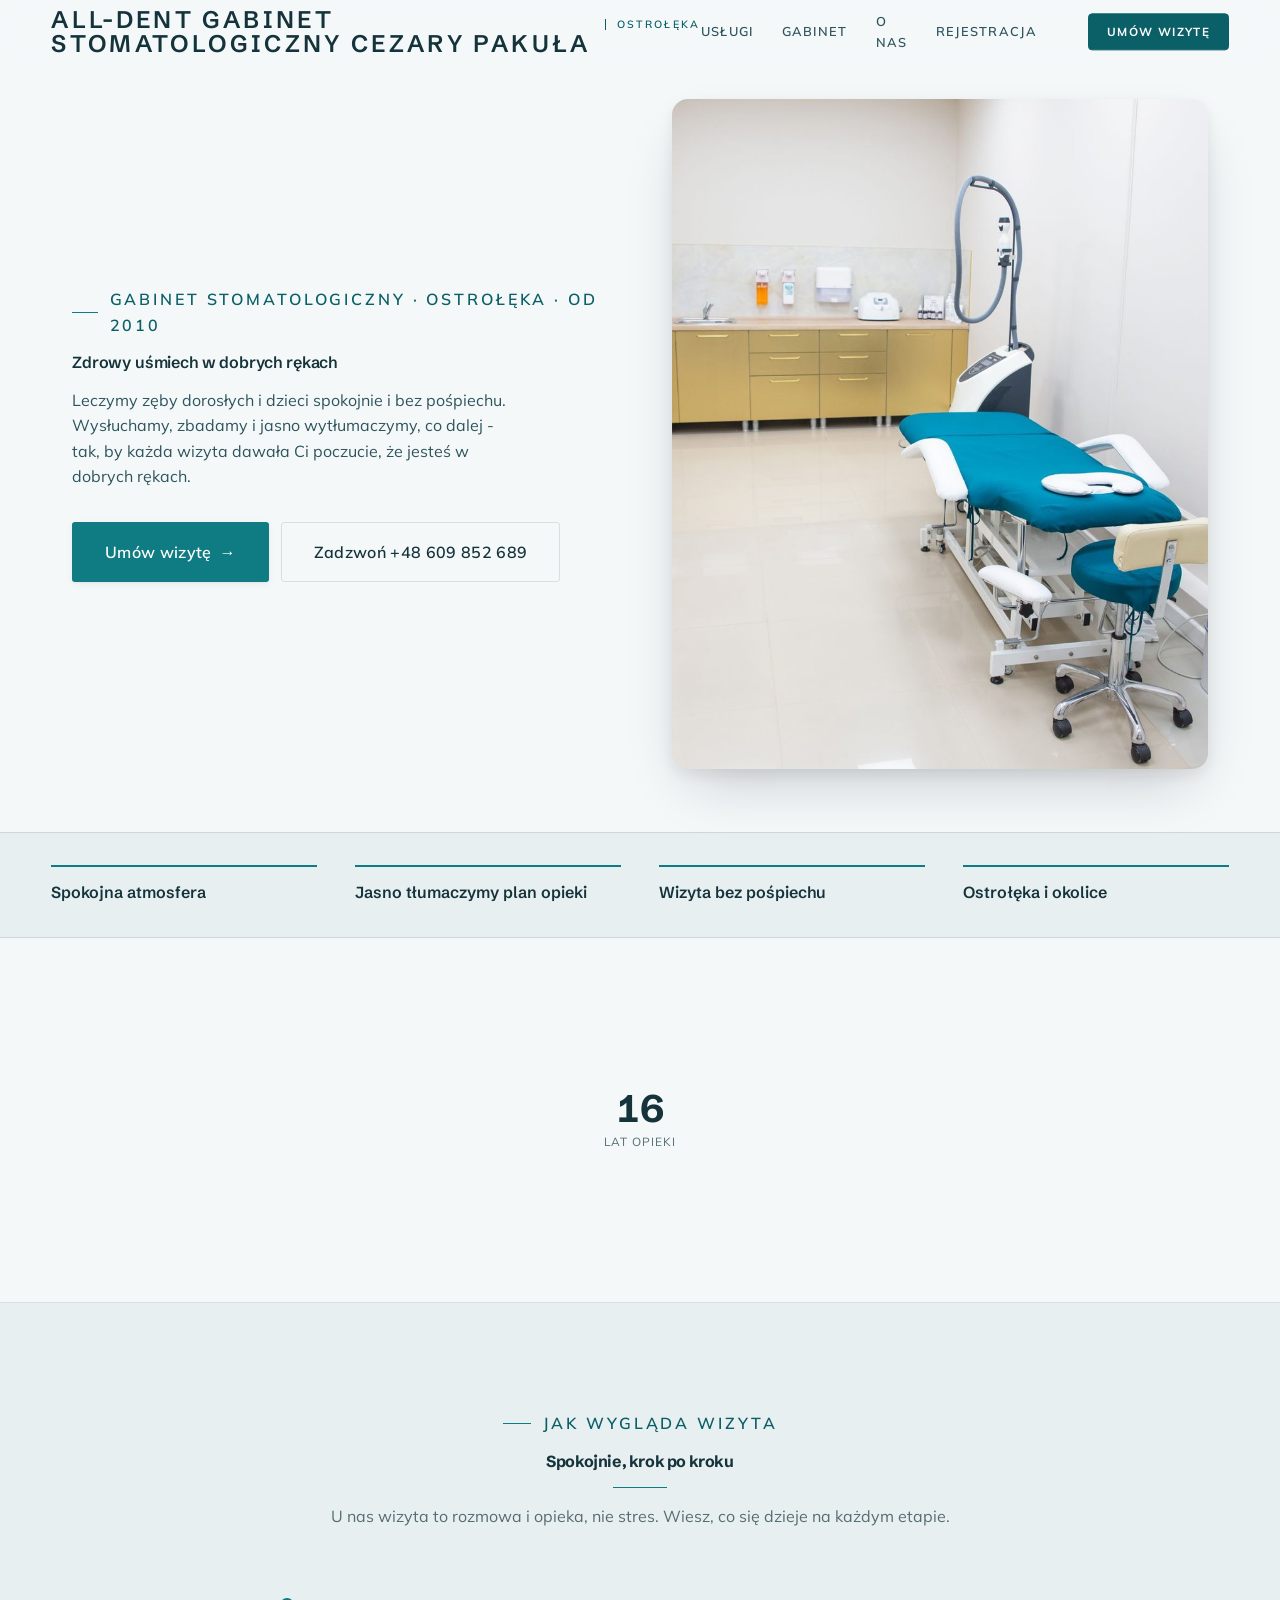
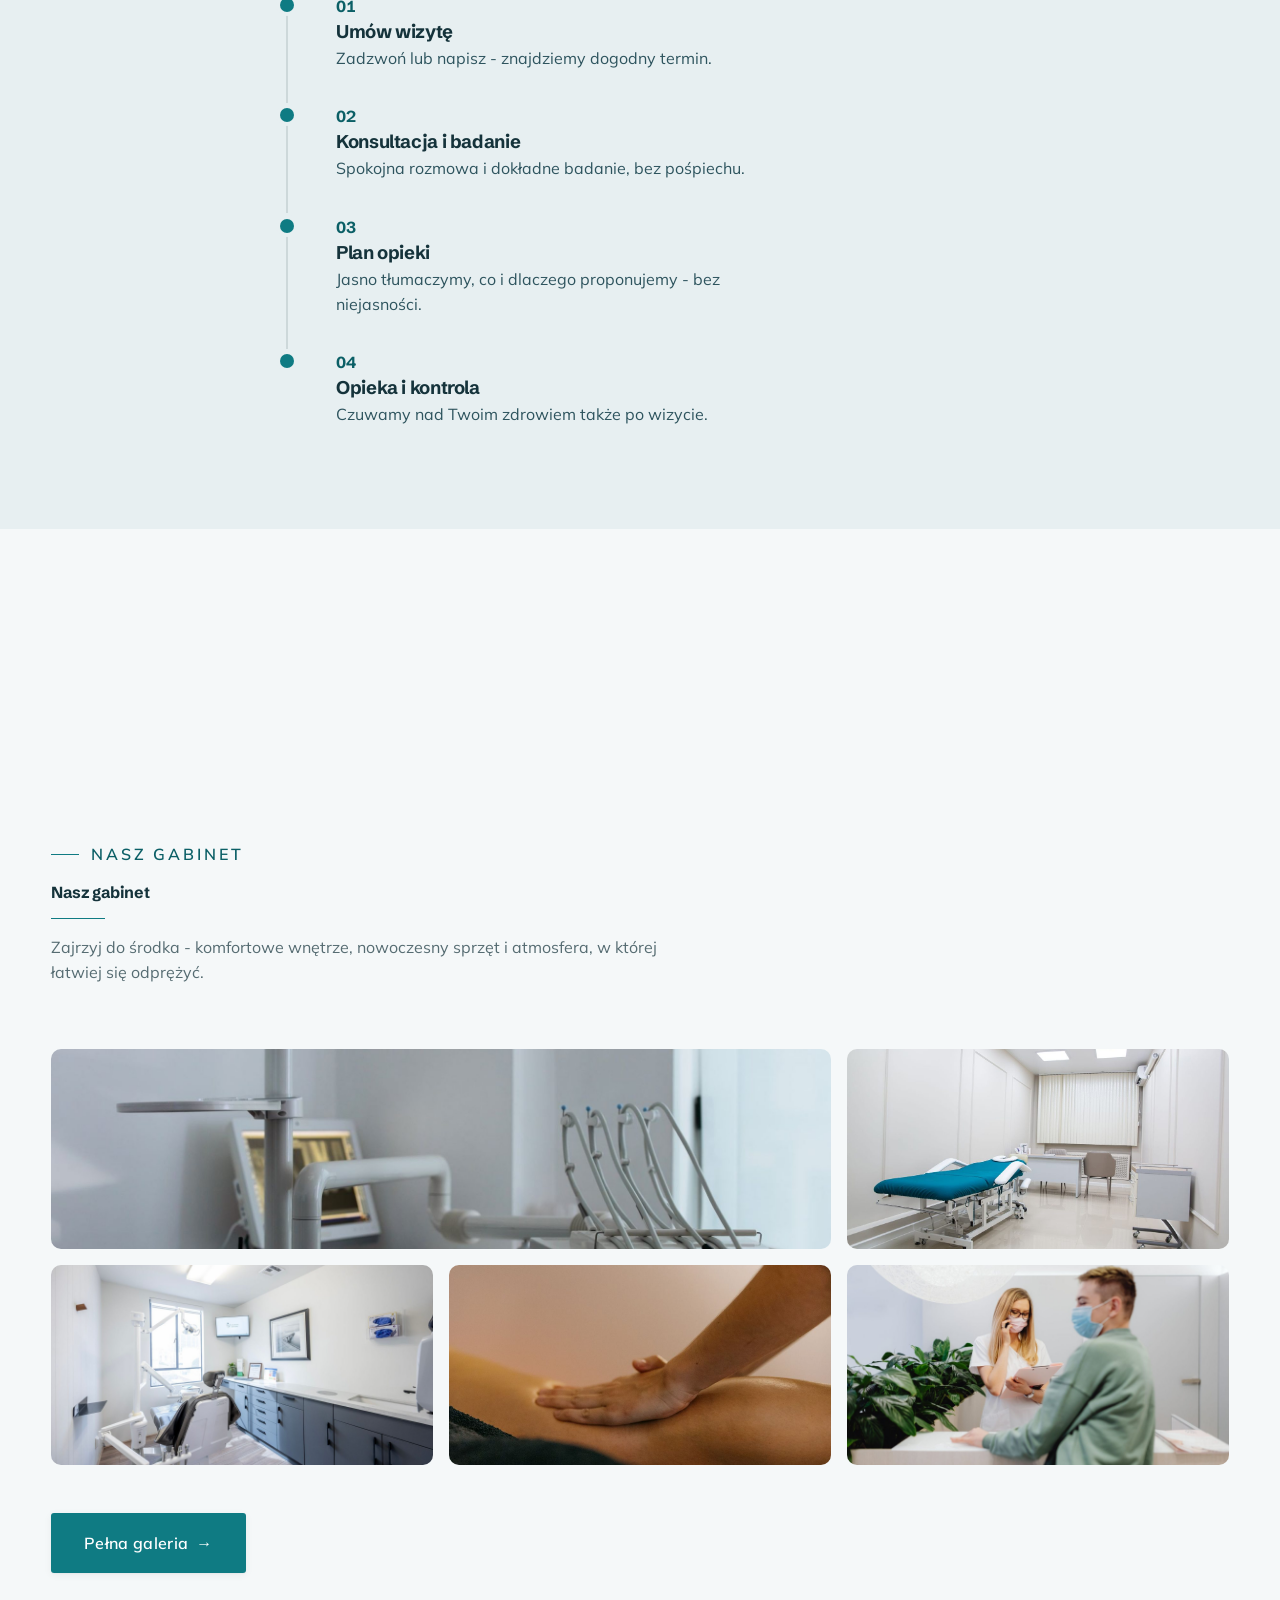
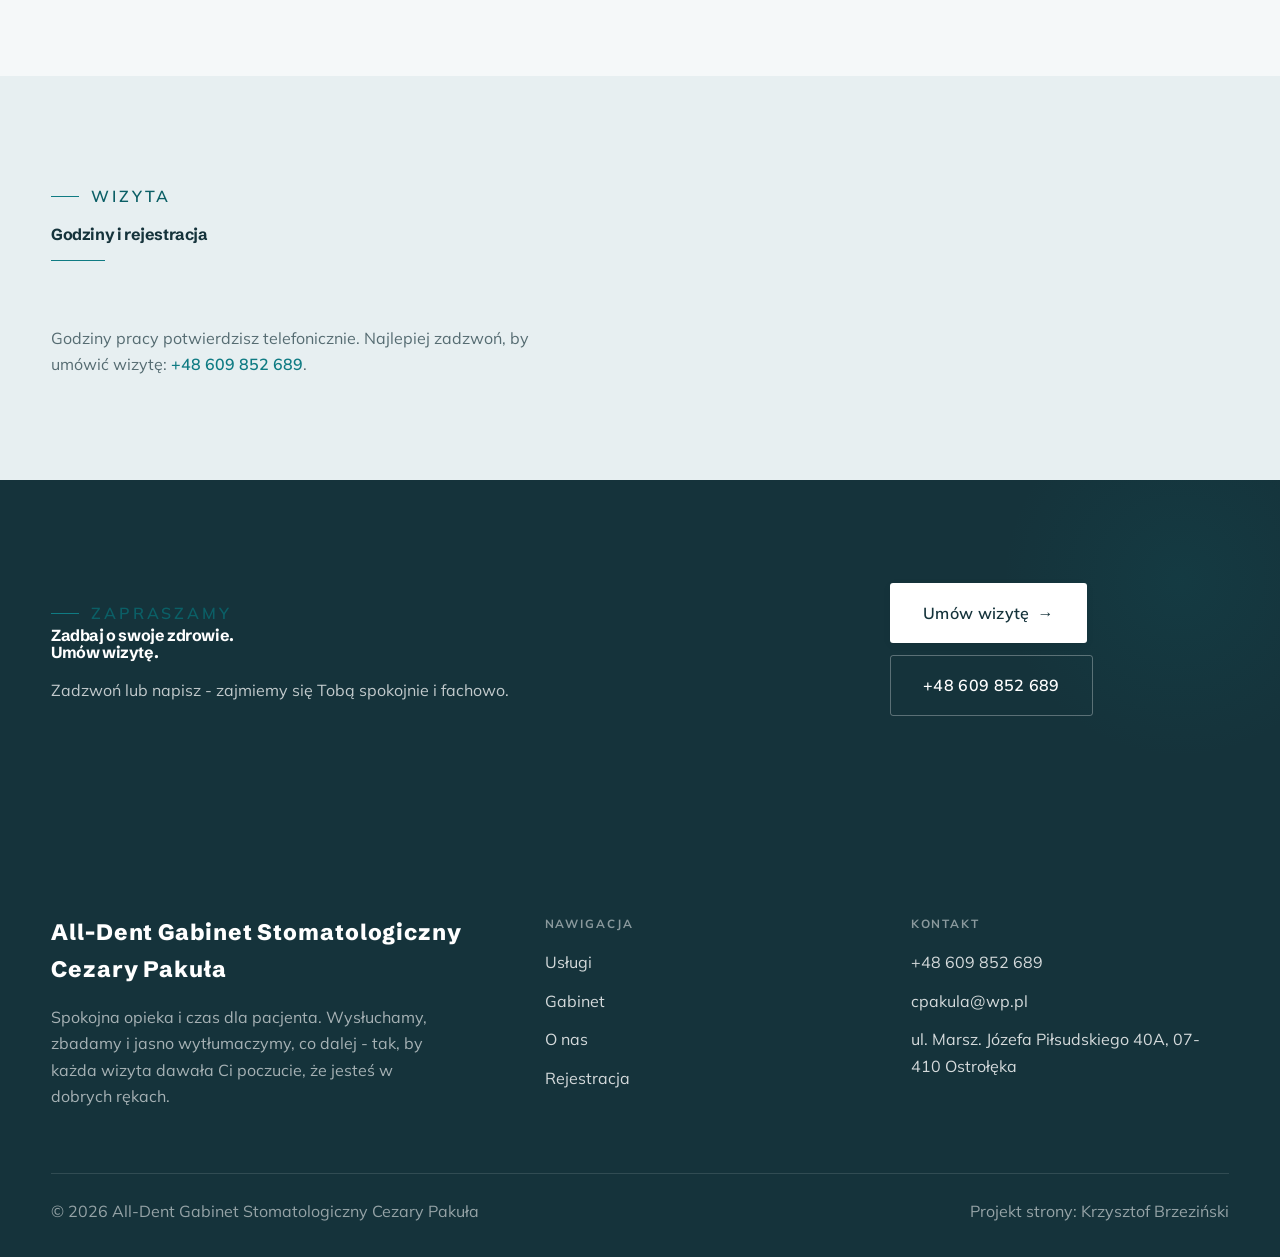
<file: index.html>
<!DOCTYPE html>
<html lang="pl">
<head>
<meta charset="UTF-8">
<meta name="viewport" content="width=device-width, initial-scale=1.0">
<title>All-Dent Gabinet Stomatologiczny Cezary Pakuła - Gabinet stomatologiczny · Ostrołęka</title>
<meta name="description" content="All-Dent Gabinet Stomatologiczny Cezary Pakuła - gabinet stomatologiczny w trosce o Twoje zdrowie. Konsultacje, diagnostyka, leczenie i profilaktyka w spokojnej, dyskretnej atmosferze. Umów wizytę.">
<link rel="preconnect" href="https://fonts.googleapis.com">
<link rel="preconnect" href="https://fonts.gstatic.com" crossorigin>
<link href="https://fonts.googleapis.com/css2?family=Schibsted+Grotesk:wght@500;600;700&family=Mulish:wght@400;500;600;700&display=swap" rel="stylesheet">
<link rel="stylesheet" href="assets/styles.css">
</head>
<body>

<header class="nav">
  <div class="wrap nav-inner">
    <a class="brand" href="index.html"><span class="name">All-Dent Gabinet Stomatologiczny Cezary Pakuła</span><span class="sub">Ostrołęka</span></a>
    <nav class="nav-links">
      <a href="oferta.html">Usługi</a>
      <a href="realizacje.html">Gabinet</a>
      <a href="o-nas.html">O nas</a>
      <a href="kontakt.html">Rejestracja</a>
      <a href="kontakt.html" class="btn btn-accent">Umów wizytę</a>
    </nav>
    <button class="nav-toggle" aria-label="Menu"><span></span><span></span><span></span></button>
  </div>
</header>

<section class="hero-klinika">
  <img class="hk-photo" src="img/hero.jpg" alt="All-Dent Gabinet Stomatologiczny Cezary Pakuła">
  <div class="hk-panel">
      <span class="eyebrow">Gabinet stomatologiczny · Ostrołęka · od 2010</span>
      <h1 class="hk-title">Zdrowy uśmiech w dobrych rękach</h1>
      <p class="hk-lead">Leczymy zęby dorosłych i dzieci spokojnie i bez pośpiechu. Wysłuchamy, zbadamy i jasno wytłumaczymy, co dalej - tak, by każda wizyta dawała Ci poczucie, że jesteś w dobrych rękach.</p>
      <div class="hk-actions">
        <a href="kontakt.html" class="btn btn-accent">Umów wizytę <span class="arr">→</span></a>
        <a href="tel:+48609852689" class="btn btn-ghost">Zadzwoń +48 609 852 689</a>
      </div>
  </div>
</section>
<section class="komfort-bar">
  <div class="wrap">
    <ul class="kb-row">
      <li class="reveal"><span class="kb-tick"></span>Spokojna atmosfera</li>
      <li class="reveal"><span class="kb-tick"></span>Jasno tłumaczymy plan opieki</li>
      <li class="reveal"><span class="kb-tick"></span>Wizyta bez pośpiechu</li>
      <li class="reveal"><span class="kb-tick"></span>Ostrołęka i okolice</li>
    </ul>
  </div>
</section>
<section class="trust-band-klinika">
  <div class="wrap">
    <div class="kt-stats">
      <div class="kt-stat reveal"><span class="kt-num">16</span><span class="kt-lab">lat opieki</span></div>
    </div>
  </div>
</section>
<section class="proces klinika">
  <div class="wrap">
    <div class="head center reveal">
      <span class="eyebrow">Jak wygląda wizyta</span>
      <h2>Spokojnie, krok po kroku</h2>
      <p>U nas wizyta to rozmowa i opieka, nie stres. Wiesz, co się dzieje na każdym etapie.</p>
    </div>
    <ol class="proces-line">
      <li class="reveal"><span class="pno">01</span><h3>Umów wizytę</h3><p>Zadzwoń lub napisz - znajdziemy dogodny termin.</p></li>
      <li class="reveal"><span class="pno">02</span><h3>Konsultacja i badanie</h3><p>Spokojna rozmowa i dokładne badanie, bez pośpiechu.</p></li>
      <li class="reveal"><span class="pno">03</span><h3>Plan opieki</h3><p>Jasno tłumaczymy, co i dlaczego proponujemy - bez niejasności.</p></li>
      <li class="reveal"><span class="pno">04</span><h3>Opieka i kontrola</h3><p>Czuwamy nad Twoim zdrowiem także po wizycie.</p></li>
    </ol>
  </div>
</section>
<section class="gateways-band">
  <div class="wrap">
    <div class="gateways">
    </div>
  </div>
</section>
<section>
  <div class="wrap">
    <div class="head reveal">
      <span class="eyebrow">Nasz gabinet</span>
      <h2>Nasz gabinet</h2>
      <p>Zajrzyj do środka - komfortowe wnętrze, nowoczesny sprzęt i atmosfera, w której łatwiej się odprężyć.</p>
    </div>
    <div class="gallery">
      <div class="tile t-two3 reveal"><img src="img/g1.jpg" alt="Gabinet zabiegowy" loading="lazy"><div class="cap">Gabinet zabiegowy</div></div>
      <div class="tile t-third reveal"><img src="img/g2.jpg" alt="Nowoczesny sprzęt" loading="lazy"><div class="cap">Nowoczesny sprzęt</div></div>
      <div class="tile t-third reveal"><img src="img/g3.jpg" alt="Poczekalnia" loading="lazy"><div class="cap">Poczekalnia</div></div>
      <div class="tile t-third reveal"><img src="img/g4.jpg" alt="Komfortowe wnętrze" loading="lazy"><div class="cap">Komfortowe wnętrze</div></div>
      <div class="tile t-third reveal"><img src="img/g5.jpg" alt="Stanowisko pracy" loading="lazy"><div class="cap">Stanowisko pracy</div></div>
    </div>
    <div style="margin-top:var(--space-7)" class="reveal"><a href="realizacje.html" class="btn btn-accent">Pełna galeria <span class="arr">→</span></a></div>
  </div>
</section>
<section class="trust">
  <div class="wrap">
    <div class="head reveal">
      <span class="eyebrow">Wizyta</span>
      <h2>Godziny i rejestracja</h2>
    </div>
    <p class="reveal" style="color:var(--muted);max-width:48ch">Godziny pracy potwierdzisz telefonicznie. Najlepiej zadzwoń, by umówić wizytę: <a href="tel:+48609852689" style="color:var(--accent);font-weight:600">+48 609 852 689</a>.</p>
  </div>
</section>
<section class="cta">
  <div class="wrap">
    <div class="reveal">
      <span class="eyebrow">Zapraszamy</span>
      <h2>Zadbaj o swoje zdrowie. Umów wizytę.</h2>
      <p>Zadzwoń lub napisz - zajmiemy się Tobą spokojnie i fachowo.</p>
    </div>
    <div class="cta-actions reveal">
      <a href="kontakt.html" class="btn btn-light">Umów wizytę <span class="arr">→</span></a>
      <a href="tel:+48609852689" class="btn btn-ghost" style="color:#fff;border-color:rgba(255,255,255,.3)">+48 609 852 689</a>
    </div>
  </div>
</section>

<footer>
  <div class="wrap">
    <div class="foot-grid">
      <div class="foot-brand">
        <div class="name">All-Dent Gabinet Stomatologiczny Cezary Pakuła</div>
        <p>Spokojna opieka i czas dla pacjenta. Wysłuchamy, zbadamy i jasno wytłumaczymy, co dalej - tak, by każda wizyta dawała Ci poczucie, że jesteś w dobrych rękach.</p>
      </div>
      <div class="foot-col">
        <h4>Nawigacja</h4>
        <a href="oferta.html">Usługi</a>
        <a href="realizacje.html">Gabinet</a>
        <a href="o-nas.html">O nas</a>
        <a href="kontakt.html">Rejestracja</a>
      </div>
      <div class="foot-col">
        <h4>Kontakt</h4>
        <a href="tel:+48609852689">+48 609 852 689</a>
        <a href="mailto:cpakula@wp.pl">cpakula@wp.pl</a>
        <p>ul. Marsz. Józefa Piłsudskiego 40A, 07-410 Ostrołęka</p>
      </div>
    </div>
    <div class="foot-bot">
      <span>© 2026 All-Dent Gabinet Stomatologiczny Cezary Pakuła</span>
      <span>Projekt strony: Krzysztof Brzeziński</span>
    </div>
  </div>
</footer>
<div class="sticky-reserve"><a class="sr-book" href="kontakt.html">Umów wizytę</a><a class="sr-call" href="tel:+48609852689" aria-label="Zadzwoń"><svg class="ico-tel" width="16" height="16" viewBox="0 0 24 24" fill="none" aria-hidden="true"><path d="M6.6 10.8a15.5 15.5 0 0 0 6.6 6.6l2.2-2.2a1 1 0 0 1 1-.24 11.4 11.4 0 0 0 3.6.58 1 1 0 0 1 1 1V20a1 1 0 0 1-1 1A17 17 0 0 1 3 4a1 1 0 0 1 1-1h3.5a1 1 0 0 1 1 1c0 1.25.2 2.46.58 3.6a1 1 0 0 1-.25 1l-2.23 2.2Z" fill="currentColor"/></svg></a></div>

<script src="assets/main.js"></script>
</body>
</html>
</file>
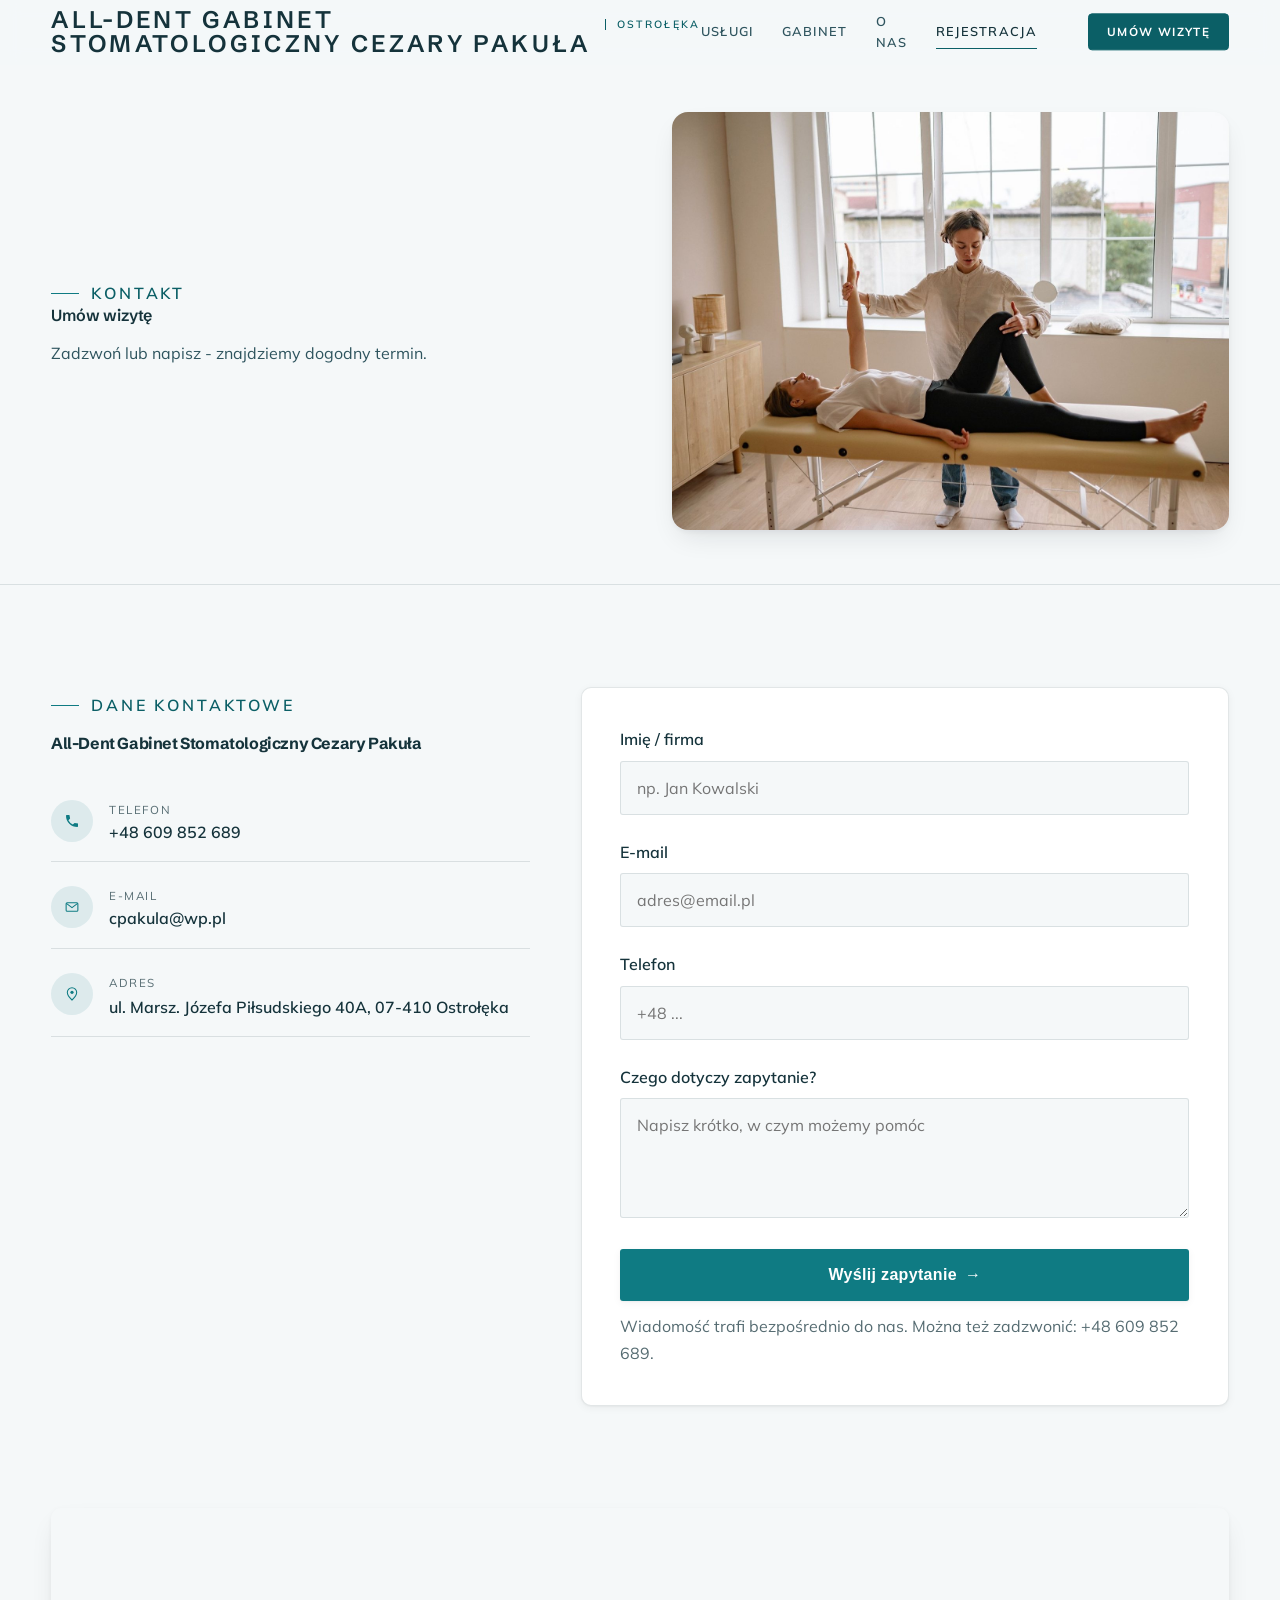
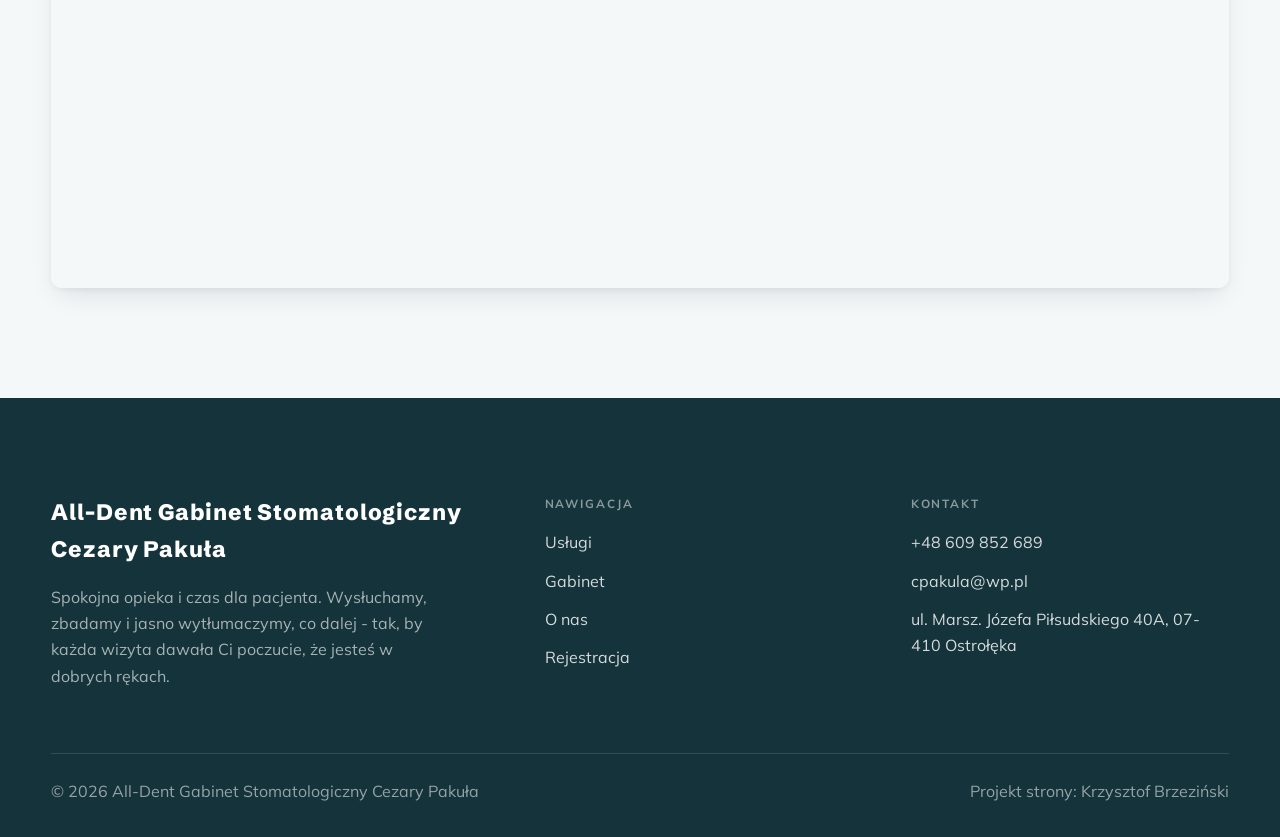
<file: kontakt.html>
<!DOCTYPE html>
<html lang="pl">
<head>
<meta charset="UTF-8">
<meta name="viewport" content="width=device-width, initial-scale=1.0">
<title>Kontakt - All-Dent Gabinet Stomatologiczny Cezary Pakuła</title>
<meta name="description" content="Kontakt All-Dent Gabinet Stomatologiczny Cezary Pakuła - ul. Marsz. Józefa Piłsudskiego 40A, 07-410 Ostrołęka">
<link rel="preconnect" href="https://fonts.googleapis.com">
<link rel="preconnect" href="https://fonts.gstatic.com" crossorigin>
<link href="https://fonts.googleapis.com/css2?family=Schibsted+Grotesk:wght@500;600;700&family=Mulish:wght@400;500;600;700&display=swap" rel="stylesheet">
<link rel="stylesheet" href="assets/styles.css">
</head>
<body>

<header class="nav">
  <div class="wrap nav-inner">
    <a class="brand" href="index.html"><span class="name">All-Dent Gabinet Stomatologiczny Cezary Pakuła</span><span class="sub">Ostrołęka</span></a>
    <nav class="nav-links">
      <a href="oferta.html">Usługi</a>
      <a href="realizacje.html">Gabinet</a>
      <a href="o-nas.html">O nas</a>
      <a href="kontakt.html" class="active">Rejestracja</a>
      <a href="kontakt.html" class="btn btn-accent">Umów wizytę</a>
    </nav>
    <button class="nav-toggle" aria-label="Menu"><span></span><span></span><span></span></button>
  </div>
</header>

<section class="pagehead pagehead-soft">
  <div class="wrap">
    <figure class="ph-fig reveal"><img src="img/g10.jpg" alt="All-Dent Gabinet Stomatologiczny Cezary Pakuła - Umów wizytę" loading="lazy"></figure>
    <div class="ph-copy reveal">
      <span class="eyebrow">Kontakt</span>
      <h1>Umów wizytę</h1>
      <p>Zadzwoń lub napisz - znajdziemy dogodny termin.</p>
    </div>
  </div>
</section>
<section>
  <div class="wrap contact-grid">
    <div class="reveal">
      <span class="eyebrow">Dane kontaktowe</span>
      <h2 style="margin:var(--space-4) 0 var(--space-6)">All-Dent Gabinet Stomatologiczny Cezary Pakuła</h2>
      <div class="info-list">
        <div class="info-row"><div class="ic"><svg class="ico-tel" width="16" height="16" viewBox="0 0 24 24" fill="none" aria-hidden="true"><path d="M6.6 10.8a15.5 15.5 0 0 0 6.6 6.6l2.2-2.2a1 1 0 0 1 1-.24 11.4 11.4 0 0 0 3.6.58 1 1 0 0 1 1 1V20a1 1 0 0 1-1 1A17 17 0 0 1 3 4a1 1 0 0 1 1-1h3.5a1 1 0 0 1 1 1c0 1.25.2 2.46.58 3.6a1 1 0 0 1-.25 1l-2.23 2.2Z" fill="currentColor"/></svg></div><div><div class="lbl">Telefon</div><a class="val" href="tel:+48609852689">+48 609 852 689</a></div></div>
        <div class="info-row"><div class="ic"><svg class="ico-mail" width="16" height="16" viewBox="0 0 24 24" fill="none" aria-hidden="true"><rect x="3.2" y="5.5" width="17.6" height="13" rx="1.6" stroke="currentColor" stroke-width="1.6"/><path d="M4 7l8 6 8-6" stroke="currentColor" stroke-width="1.6" stroke-linecap="round" stroke-linejoin="round"/></svg></div><div><div class="lbl">E-mail</div><a class="val" href="mailto:cpakula@wp.pl">cpakula@wp.pl</a></div></div>
        <div class="info-row"><div class="ic"><svg class="ico-pin" width="16" height="16" viewBox="0 0 24 24" fill="none" aria-hidden="true"><path d="M12 21s7-6.1 7-11.5A7 7 0 0 0 5 9.5C5 14.9 12 21 12 21Z" stroke="currentColor" stroke-width="1.6" fill="none"/><circle cx="12" cy="9.5" r="2.4" fill="currentColor"/></svg></div><div><div class="lbl">Adres</div><div class="val">ul. Marsz. Józefa Piłsudskiego 40A, 07-410 Ostrołęka</div></div></div>
      </div>
    </div>
    <div class="reveal">
      <form class="form" action="https://formsubmit.co/cpakula@wp.pl" method="POST">
        <input type="hidden" name="_subject" value="Zapytanie ze strony All-Dent Gabinet Stomatologiczny Cezary Pakuła">
        <input type="hidden" name="_captcha" value="false">
        <input type="hidden" name="_template" value="table">
        <div class="fld"><label for="name">Imię / firma</label><input id="name" name="name" type="text" placeholder="np. Jan Kowalski" required></div>
        <div class="fld"><label for="email">E-mail</label><input id="email" name="email" type="email" placeholder="adres@email.pl" required></div>
        <div class="fld"><label for="phone">Telefon</label><input id="phone" name="phone" type="tel" placeholder="+48 ..."></div>
        <div class="fld"><label for="msg">Czego dotyczy zapytanie?</label><textarea id="msg" name="message" placeholder="Napisz krótko, w czym możemy pomóc" required></textarea></div>
        <button type="submit" class="btn btn-accent" style="width:100%;justify-content:center">Wyślij zapytanie <span class="arr">→</span></button>
        <p class="note">Wiadomość trafi bezpośrednio do nas. Można też zadzwonić: +48 609 852 689.</p>
      </form>
    </div>
  </div>
</section>
<section style="padding-top:0">
  <div class="wrap reveal">
    <iframe class="map" title="All-Dent Gabinet Stomatologiczny Cezary Pakuła - Ostrołęka" src="https://maps.google.com/maps?q=53.0848854%2C21.581986&z=15&output=embed" loading="lazy" referrerpolicy="no-referrer-when-downgrade"></iframe>
  </div>
</section>

<footer>
  <div class="wrap">
    <div class="foot-grid">
      <div class="foot-brand">
        <div class="name">All-Dent Gabinet Stomatologiczny Cezary Pakuła</div>
        <p>Spokojna opieka i czas dla pacjenta. Wysłuchamy, zbadamy i jasno wytłumaczymy, co dalej - tak, by każda wizyta dawała Ci poczucie, że jesteś w dobrych rękach.</p>
      </div>
      <div class="foot-col">
        <h4>Nawigacja</h4>
        <a href="oferta.html">Usługi</a>
        <a href="realizacje.html">Gabinet</a>
        <a href="o-nas.html">O nas</a>
        <a href="kontakt.html">Rejestracja</a>
      </div>
      <div class="foot-col">
        <h4>Kontakt</h4>
        <a href="tel:+48609852689">+48 609 852 689</a>
        <a href="mailto:cpakula@wp.pl">cpakula@wp.pl</a>
        <p>ul. Marsz. Józefa Piłsudskiego 40A, 07-410 Ostrołęka</p>
      </div>
    </div>
    <div class="foot-bot">
      <span>© 2026 All-Dent Gabinet Stomatologiczny Cezary Pakuła</span>
      <span>Projekt strony: Krzysztof Brzeziński</span>
    </div>
  </div>
</footer>
<div class="sticky-reserve"><a class="sr-book" href="kontakt.html">Umów wizytę</a><a class="sr-call" href="tel:+48609852689" aria-label="Zadzwoń"><svg class="ico-tel" width="16" height="16" viewBox="0 0 24 24" fill="none" aria-hidden="true"><path d="M6.6 10.8a15.5 15.5 0 0 0 6.6 6.6l2.2-2.2a1 1 0 0 1 1-.24 11.4 11.4 0 0 0 3.6.58 1 1 0 0 1 1 1V20a1 1 0 0 1-1 1A17 17 0 0 1 3 4a1 1 0 0 1 1-1h3.5a1 1 0 0 1 1 1c0 1.25.2 2.46.58 3.6a1 1 0 0 1-.25 1l-2.23 2.2Z" fill="currentColor"/></svg></a></div>

<script src="assets/main.js"></script>
</body>
</html>
</file>
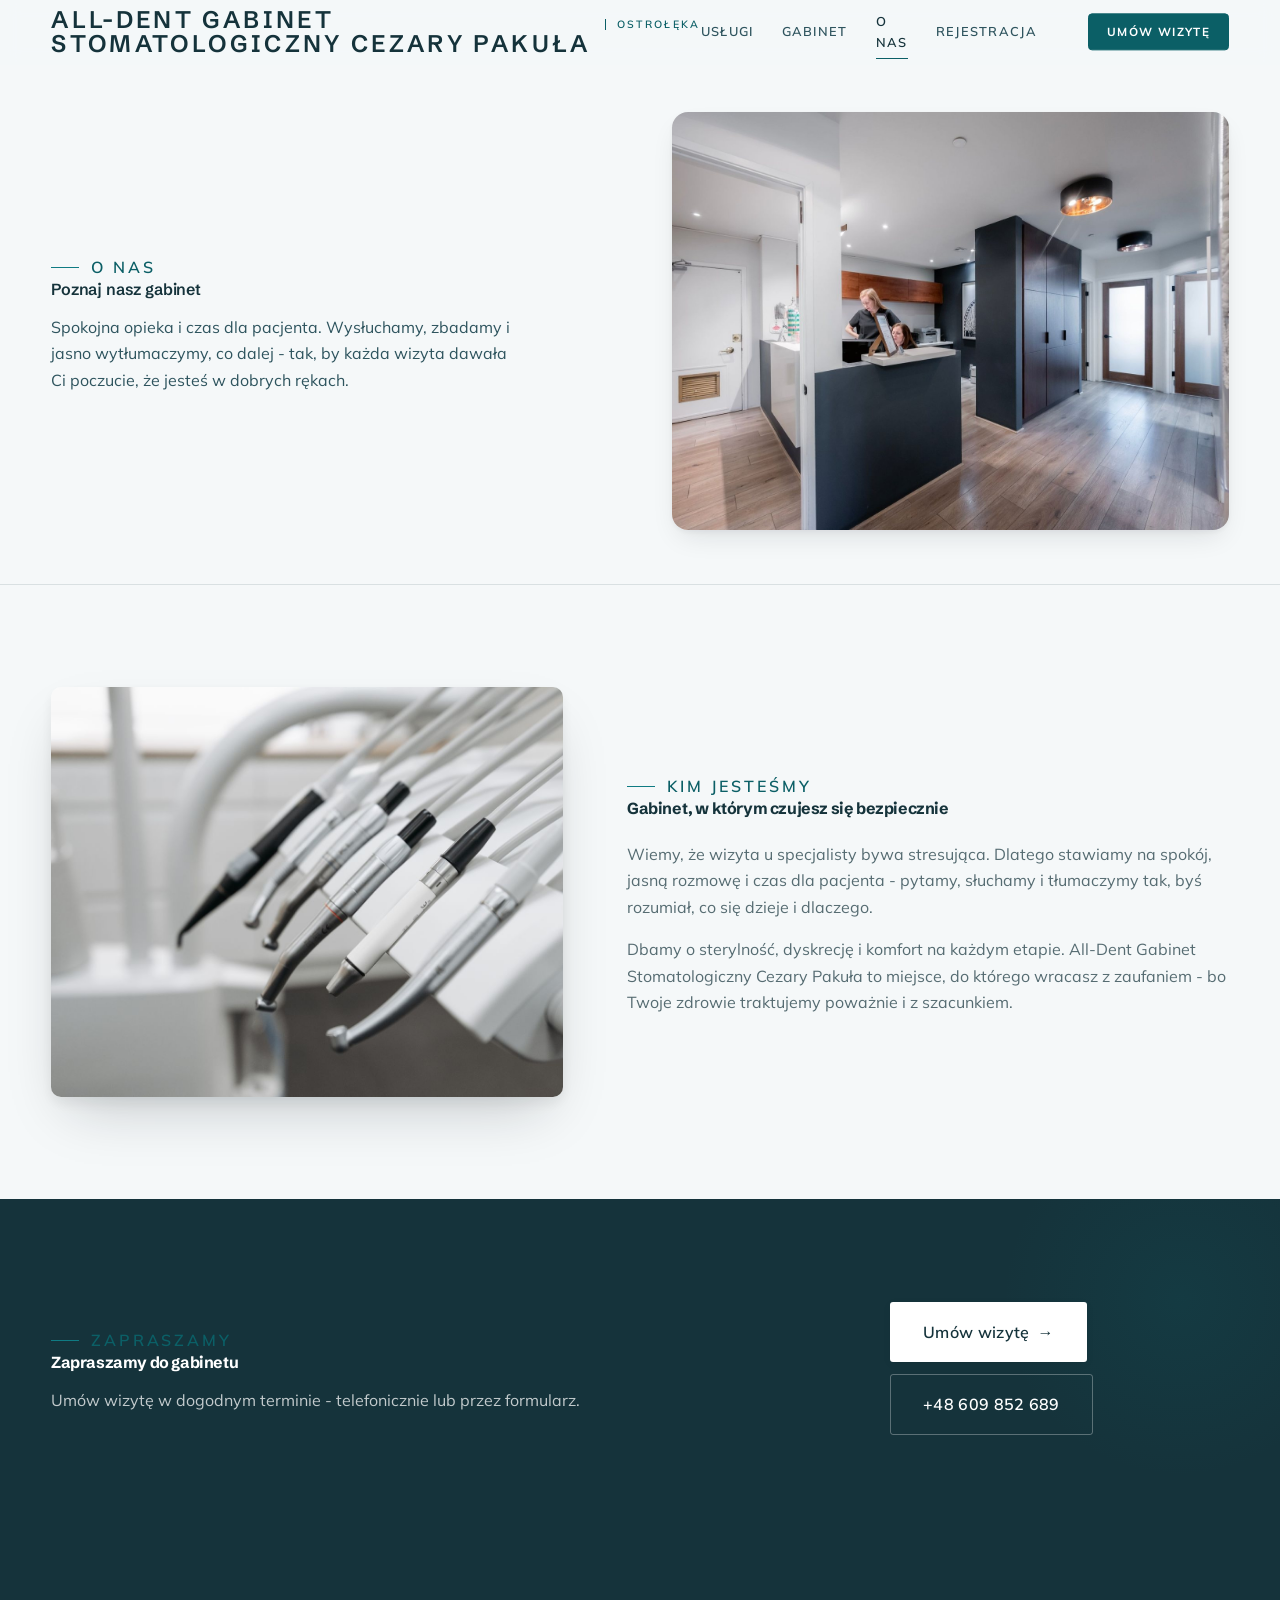
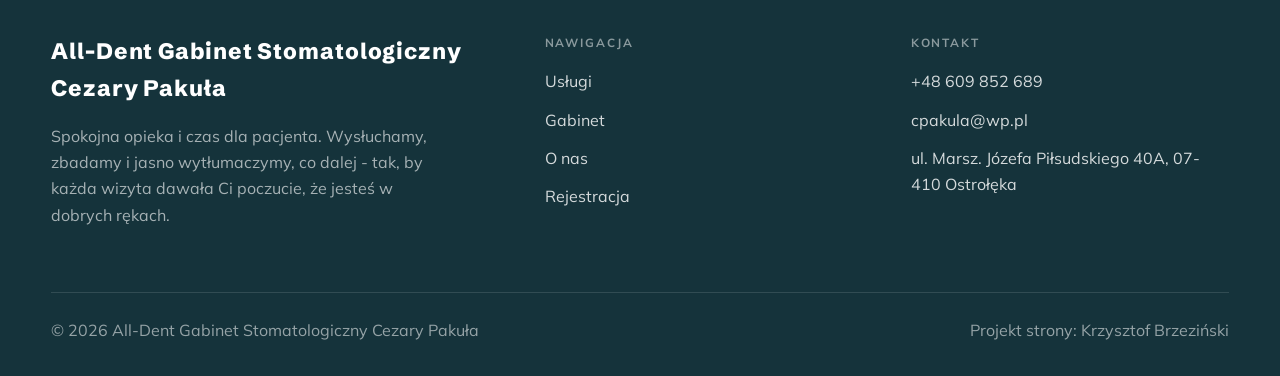
<file: o-nas.html>
<!DOCTYPE html>
<html lang="pl">
<head>
<meta charset="UTF-8">
<meta name="viewport" content="width=device-width, initial-scale=1.0">
<title>O nas - All-Dent Gabinet Stomatologiczny Cezary Pakuła</title>
<meta name="description" content="All-Dent Gabinet Stomatologiczny Cezary Pakuła - gabinet stomatologiczny w trosce o Twoje zdrowie. Konsultacje, diagnostyka, leczenie i profilaktyka w spokojnej, dyskretnej atmosferze. Umów wizytę.">
<link rel="preconnect" href="https://fonts.googleapis.com">
<link rel="preconnect" href="https://fonts.gstatic.com" crossorigin>
<link href="https://fonts.googleapis.com/css2?family=Schibsted+Grotesk:wght@500;600;700&family=Mulish:wght@400;500;600;700&display=swap" rel="stylesheet">
<link rel="stylesheet" href="assets/styles.css">
</head>
<body>

<header class="nav">
  <div class="wrap nav-inner">
    <a class="brand" href="index.html"><span class="name">All-Dent Gabinet Stomatologiczny Cezary Pakuła</span><span class="sub">Ostrołęka</span></a>
    <nav class="nav-links">
      <a href="oferta.html">Usługi</a>
      <a href="realizacje.html">Gabinet</a>
      <a href="o-nas.html" class="active">O nas</a>
      <a href="kontakt.html">Rejestracja</a>
      <a href="kontakt.html" class="btn btn-accent">Umów wizytę</a>
    </nav>
    <button class="nav-toggle" aria-label="Menu"><span></span><span></span><span></span></button>
  </div>
</header>

<section class="pagehead pagehead-soft">
  <div class="wrap">
    <figure class="ph-fig reveal"><img src="img/g8.jpg" alt="All-Dent Gabinet Stomatologiczny Cezary Pakuła - Poznaj nasz gabinet" loading="lazy"></figure>
    <div class="ph-copy reveal">
      <span class="eyebrow">O nas</span>
      <h1>Poznaj nasz gabinet</h1>
      <p>Spokojna opieka i czas dla pacjenta. Wysłuchamy, zbadamy i jasno wytłumaczymy, co dalej - tak, by każda wizyta dawała Ci poczucie, że jesteś w dobrych rękach.</p>
    </div>
  </div>
</section>
<section>
  <div class="wrap split">
    <div class="split-art reveal"><img src="img/g9.jpg" alt="All-Dent Gabinet Stomatologiczny Cezary Pakuła" loading="lazy"></div>
    <div class="split-copy reveal">
      <span class="eyebrow">Kim jesteśmy</span>
      <h2>Gabinet, w którym czujesz się bezpiecznie</h2>
      <p class="muted">Wiemy, że wizyta u specjalisty bywa stresująca. Dlatego stawiamy na spokój, jasną rozmowę i czas dla pacjenta - pytamy, słuchamy i tłumaczymy tak, byś rozumiał, co się dzieje i dlaczego.</p>
      <p class="muted">Dbamy o sterylność, dyskrecję i komfort na każdym etapie. All-Dent Gabinet Stomatologiczny Cezary Pakuła to miejsce, do którego wracasz z zaufaniem - bo Twoje zdrowie traktujemy poważnie i z szacunkiem.</p>
    </div>
  </div>
</section>


<section class="cta">
  <div class="wrap">
    <div class="reveal">
      <span class="eyebrow">Zapraszamy</span>
      <h2>Zapraszamy do gabinetu</h2>
      <p>Umów wizytę w dogodnym terminie - telefonicznie lub przez formularz.</p>
    </div>
    <div class="cta-actions reveal">
      <a href="kontakt.html" class="btn btn-light">Umów wizytę <span class="arr">→</span></a>
      <a href="tel:+48609852689" class="btn btn-ghost" style="color:#fff;border-color:rgba(255,255,255,.3)">+48 609 852 689</a>
    </div>
  </div>
</section>

<footer>
  <div class="wrap">
    <div class="foot-grid">
      <div class="foot-brand">
        <div class="name">All-Dent Gabinet Stomatologiczny Cezary Pakuła</div>
        <p>Spokojna opieka i czas dla pacjenta. Wysłuchamy, zbadamy i jasno wytłumaczymy, co dalej - tak, by każda wizyta dawała Ci poczucie, że jesteś w dobrych rękach.</p>
      </div>
      <div class="foot-col">
        <h4>Nawigacja</h4>
        <a href="oferta.html">Usługi</a>
        <a href="realizacje.html">Gabinet</a>
        <a href="o-nas.html">O nas</a>
        <a href="kontakt.html">Rejestracja</a>
      </div>
      <div class="foot-col">
        <h4>Kontakt</h4>
        <a href="tel:+48609852689">+48 609 852 689</a>
        <a href="mailto:cpakula@wp.pl">cpakula@wp.pl</a>
        <p>ul. Marsz. Józefa Piłsudskiego 40A, 07-410 Ostrołęka</p>
      </div>
    </div>
    <div class="foot-bot">
      <span>© 2026 All-Dent Gabinet Stomatologiczny Cezary Pakuła</span>
      <span>Projekt strony: Krzysztof Brzeziński</span>
    </div>
  </div>
</footer>
<div class="sticky-reserve"><a class="sr-book" href="kontakt.html">Umów wizytę</a><a class="sr-call" href="tel:+48609852689" aria-label="Zadzwoń"><svg class="ico-tel" width="16" height="16" viewBox="0 0 24 24" fill="none" aria-hidden="true"><path d="M6.6 10.8a15.5 15.5 0 0 0 6.6 6.6l2.2-2.2a1 1 0 0 1 1-.24 11.4 11.4 0 0 0 3.6.58 1 1 0 0 1 1 1V20a1 1 0 0 1-1 1A17 17 0 0 1 3 4a1 1 0 0 1 1-1h3.5a1 1 0 0 1 1 1c0 1.25.2 2.46.58 3.6a1 1 0 0 1-.25 1l-2.23 2.2Z" fill="currentColor"/></svg></a></div>

<script src="assets/main.js"></script>
</body>
</html>
</file>
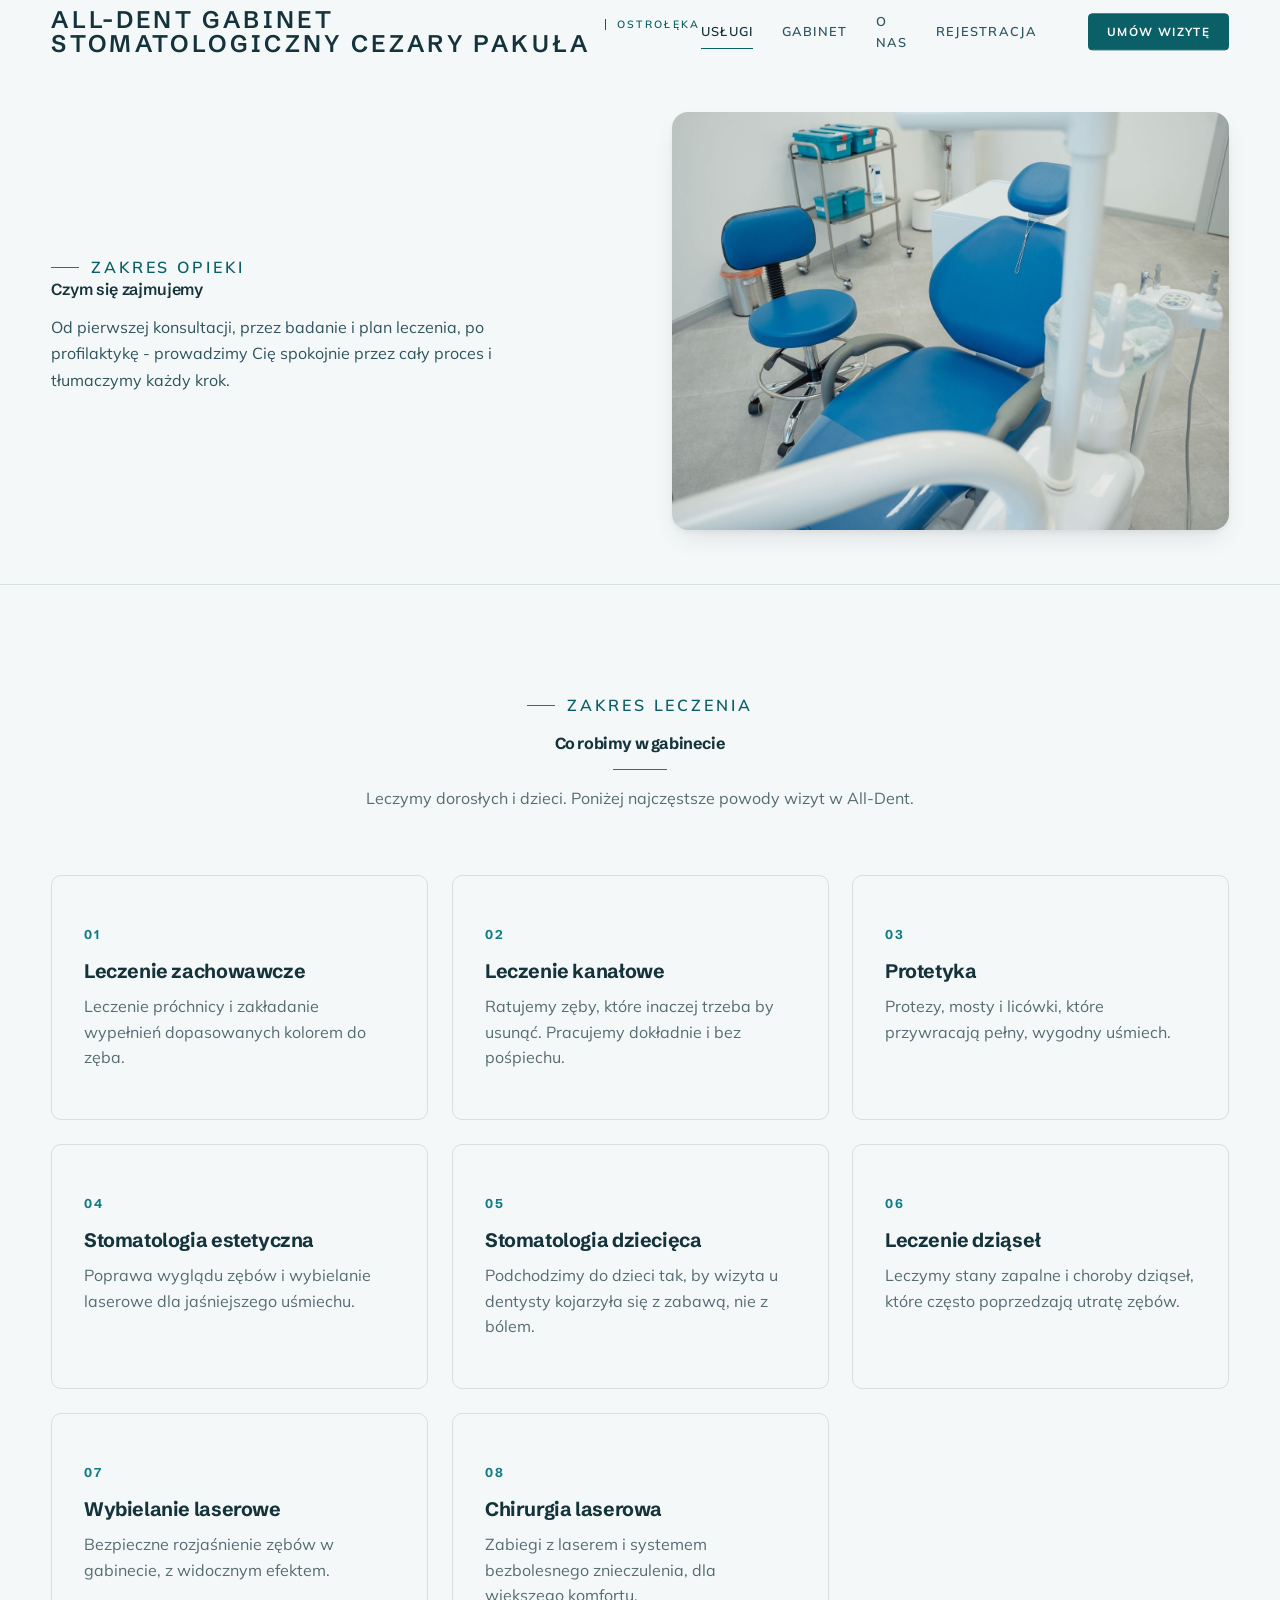
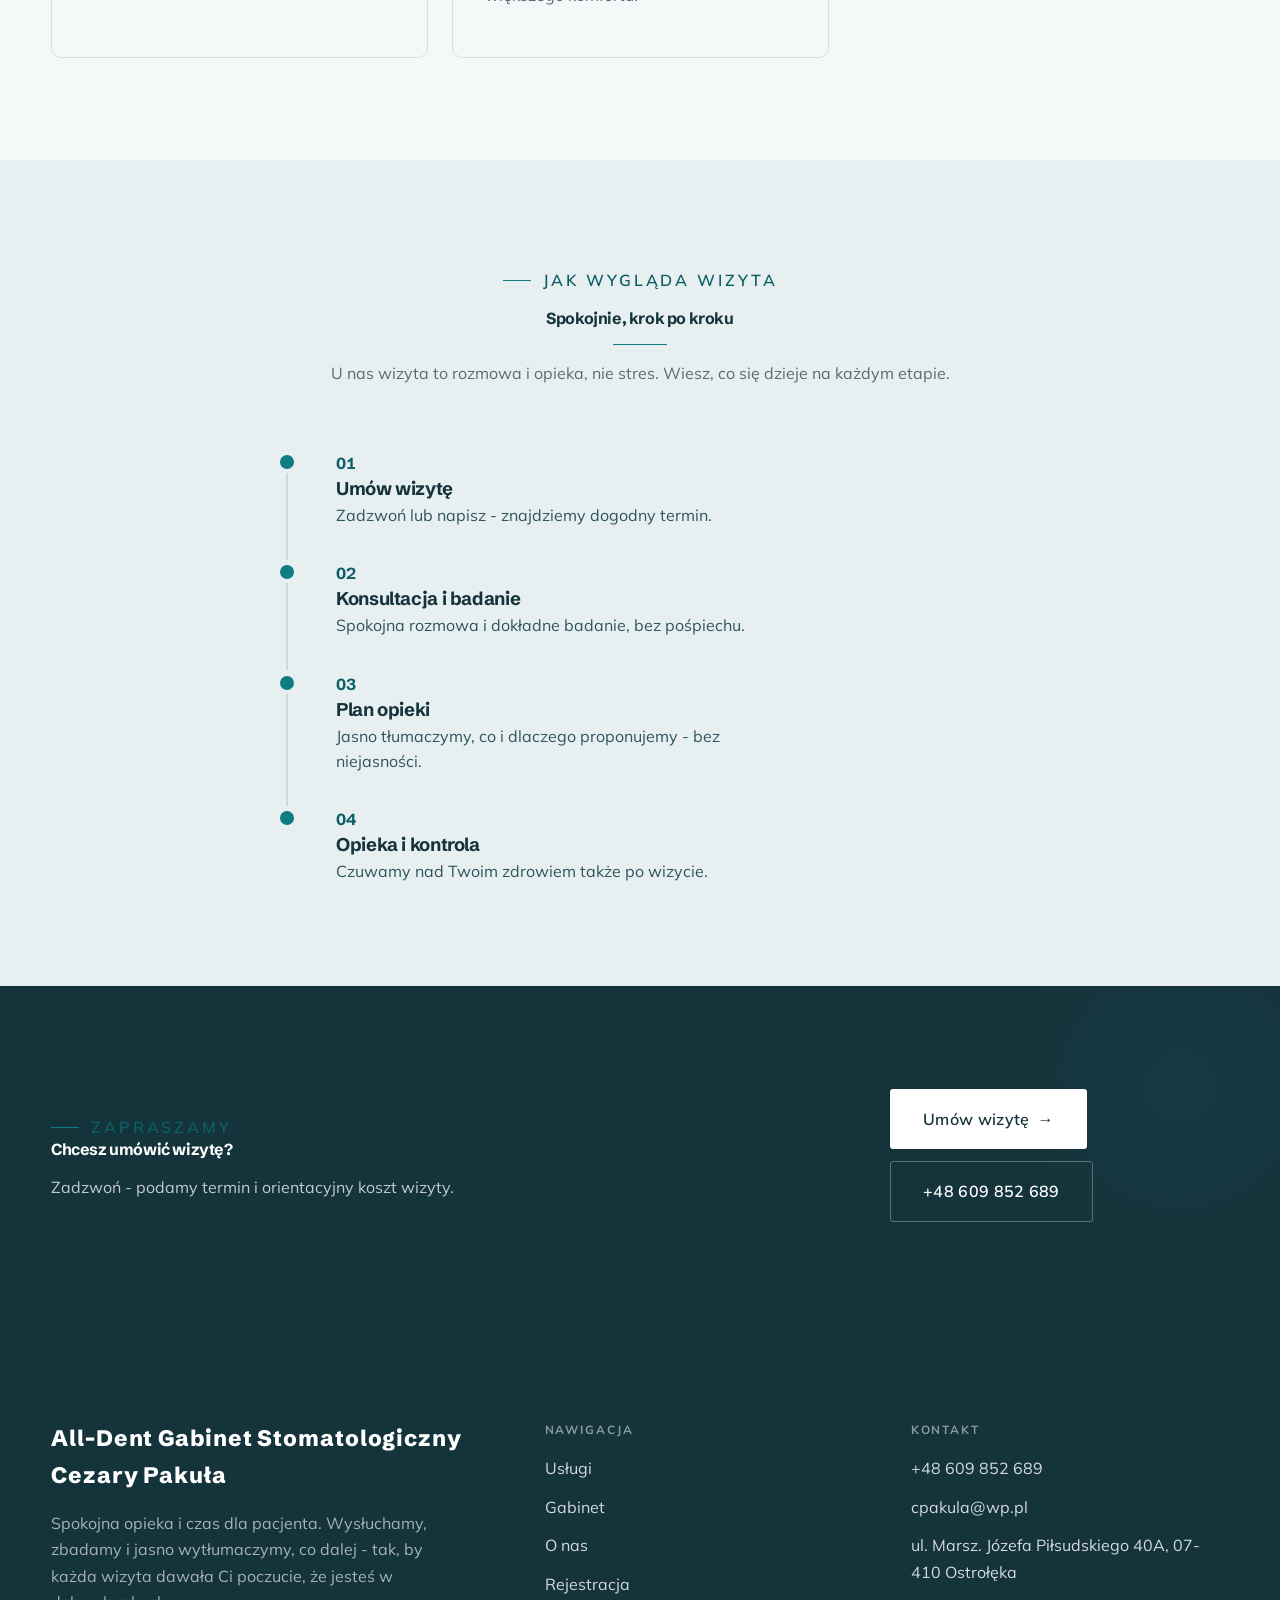
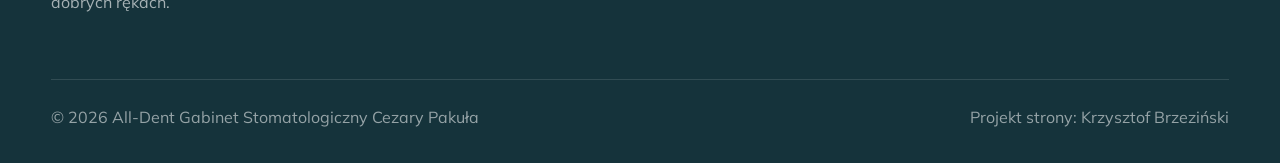
<file: oferta.html>
<!DOCTYPE html>
<html lang="pl">
<head>
<meta charset="UTF-8">
<meta name="viewport" content="width=device-width, initial-scale=1.0">
<title>Oferta - All-Dent Gabinet Stomatologiczny Cezary Pakuła</title>
<meta name="description" content="All-Dent Gabinet Stomatologiczny Cezary Pakuła - gabinet stomatologiczny w trosce o Twoje zdrowie. Konsultacje, diagnostyka, leczenie i profilaktyka w spokojnej, dyskretnej atmosferze. Umów wizytę.">
<link rel="preconnect" href="https://fonts.googleapis.com">
<link rel="preconnect" href="https://fonts.gstatic.com" crossorigin>
<link href="https://fonts.googleapis.com/css2?family=Schibsted+Grotesk:wght@500;600;700&family=Mulish:wght@400;500;600;700&display=swap" rel="stylesheet">
<link rel="stylesheet" href="assets/styles.css">
</head>
<body>

<header class="nav">
  <div class="wrap nav-inner">
    <a class="brand" href="index.html"><span class="name">All-Dent Gabinet Stomatologiczny Cezary Pakuła</span><span class="sub">Ostrołęka</span></a>
    <nav class="nav-links">
      <a href="oferta.html" class="active">Usługi</a>
      <a href="realizacje.html">Gabinet</a>
      <a href="o-nas.html">O nas</a>
      <a href="kontakt.html">Rejestracja</a>
      <a href="kontakt.html" class="btn btn-accent">Umów wizytę</a>
    </nav>
    <button class="nav-toggle" aria-label="Menu"><span></span><span></span><span></span></button>
  </div>
</header>

<section class="pagehead pagehead-soft">
  <div class="wrap">
    <figure class="ph-fig reveal"><img src="img/g7.jpg" alt="All-Dent Gabinet Stomatologiczny Cezary Pakuła - Czym się zajmujemy" loading="lazy"></figure>
    <div class="ph-copy reveal">
      <span class="eyebrow">Zakres opieki</span>
      <h1>Czym się zajmujemy</h1>
      <p>Od pierwszej konsultacji, przez badanie i plan leczenia, po profilaktykę - prowadzimy Cię spokojnie przez cały proces i tłumaczymy każdy krok.</p>
    </div>
  </div>
</section>
<section>
  <div class="wrap">
    <div class="head center reveal">
      <span class="eyebrow">Zakres leczenia</span>
      <h2>Co robimy w gabinecie</h2>
      <p>Leczymy dorosłych i dzieci. Poniżej najczęstsze powody wizyt w All-Dent.</p>
    </div>
    <div class="svc-grid">
      <div class="svc reveal"><div class="ic">01</div><h3>Leczenie zachowawcze</h3><p>Leczenie próchnicy i zakładanie wypełnień dopasowanych kolorem do zęba.</p></div>
      <div class="svc reveal"><div class="ic">02</div><h3>Leczenie kanałowe</h3><p>Ratujemy zęby, które inaczej trzeba by usunąć. Pracujemy dokładnie i bez pośpiechu.</p></div>
      <div class="svc reveal"><div class="ic">03</div><h3>Protetyka</h3><p>Protezy, mosty i licówki, które przywracają pełny, wygodny uśmiech.</p></div>
      <div class="svc reveal"><div class="ic">04</div><h3>Stomatologia estetyczna</h3><p>Poprawa wyglądu zębów i wybielanie laserowe dla jaśniejszego uśmiechu.</p></div>
      <div class="svc reveal"><div class="ic">05</div><h3>Stomatologia dziecięca</h3><p>Podchodzimy do dzieci tak, by wizyta u dentysty kojarzyła się z zabawą, nie z bólem.</p></div>
      <div class="svc reveal"><div class="ic">06</div><h3>Leczenie dziąseł</h3><p>Leczymy stany zapalne i choroby dziąseł, które często poprzedzają utratę zębów.</p></div>
      <div class="svc reveal"><div class="ic">07</div><h3>Wybielanie laserowe</h3><p>Bezpieczne rozjaśnienie zębów w gabinecie, z widocznym efektem.</p></div>
      <div class="svc reveal"><div class="ic">08</div><h3>Chirurgia laserowa</h3><p>Zabiegi z laserem i systemem bezbolesnego znieczulenia, dla większego komfortu.</p></div>
    </div>
  </div>
</section>
<section class="proces klinika">
  <div class="wrap">
    <div class="head center reveal">
      <span class="eyebrow">Jak wygląda wizyta</span>
      <h2>Spokojnie, krok po kroku</h2>
      <p>U nas wizyta to rozmowa i opieka, nie stres. Wiesz, co się dzieje na każdym etapie.</p>
    </div>
    <ol class="proces-line">
      <li class="reveal"><span class="pno">01</span><h3>Umów wizytę</h3><p>Zadzwoń lub napisz - znajdziemy dogodny termin.</p></li>
      <li class="reveal"><span class="pno">02</span><h3>Konsultacja i badanie</h3><p>Spokojna rozmowa i dokładne badanie, bez pośpiechu.</p></li>
      <li class="reveal"><span class="pno">03</span><h3>Plan opieki</h3><p>Jasno tłumaczymy, co i dlaczego proponujemy - bez niejasności.</p></li>
      <li class="reveal"><span class="pno">04</span><h3>Opieka i kontrola</h3><p>Czuwamy nad Twoim zdrowiem także po wizycie.</p></li>
    </ol>
  </div>
</section>
<section class="cta">
  <div class="wrap">
    <div class="reveal">
      <span class="eyebrow">Zapraszamy</span>
      <h2>Chcesz umówić wizytę?</h2>
      <p>Zadzwoń - podamy termin i orientacyjny koszt wizyty.</p>
    </div>
    <div class="cta-actions reveal">
      <a href="kontakt.html" class="btn btn-light">Umów wizytę <span class="arr">→</span></a>
      <a href="tel:+48609852689" class="btn btn-ghost" style="color:#fff;border-color:rgba(255,255,255,.3)">+48 609 852 689</a>
    </div>
  </div>
</section>

<footer>
  <div class="wrap">
    <div class="foot-grid">
      <div class="foot-brand">
        <div class="name">All-Dent Gabinet Stomatologiczny Cezary Pakuła</div>
        <p>Spokojna opieka i czas dla pacjenta. Wysłuchamy, zbadamy i jasno wytłumaczymy, co dalej - tak, by każda wizyta dawała Ci poczucie, że jesteś w dobrych rękach.</p>
      </div>
      <div class="foot-col">
        <h4>Nawigacja</h4>
        <a href="oferta.html">Usługi</a>
        <a href="realizacje.html">Gabinet</a>
        <a href="o-nas.html">O nas</a>
        <a href="kontakt.html">Rejestracja</a>
      </div>
      <div class="foot-col">
        <h4>Kontakt</h4>
        <a href="tel:+48609852689">+48 609 852 689</a>
        <a href="mailto:cpakula@wp.pl">cpakula@wp.pl</a>
        <p>ul. Marsz. Józefa Piłsudskiego 40A, 07-410 Ostrołęka</p>
      </div>
    </div>
    <div class="foot-bot">
      <span>© 2026 All-Dent Gabinet Stomatologiczny Cezary Pakuła</span>
      <span>Projekt strony: Krzysztof Brzeziński</span>
    </div>
  </div>
</footer>
<div class="sticky-reserve"><a class="sr-book" href="kontakt.html">Umów wizytę</a><a class="sr-call" href="tel:+48609852689" aria-label="Zadzwoń"><svg class="ico-tel" width="16" height="16" viewBox="0 0 24 24" fill="none" aria-hidden="true"><path d="M6.6 10.8a15.5 15.5 0 0 0 6.6 6.6l2.2-2.2a1 1 0 0 1 1-.24 11.4 11.4 0 0 0 3.6.58 1 1 0 0 1 1 1V20a1 1 0 0 1-1 1A17 17 0 0 1 3 4a1 1 0 0 1 1-1h3.5a1 1 0 0 1 1 1c0 1.25.2 2.46.58 3.6a1 1 0 0 1-.25 1l-2.23 2.2Z" fill="currentColor"/></svg></a></div>

<script src="assets/main.js"></script>
</body>
</html>
</file>
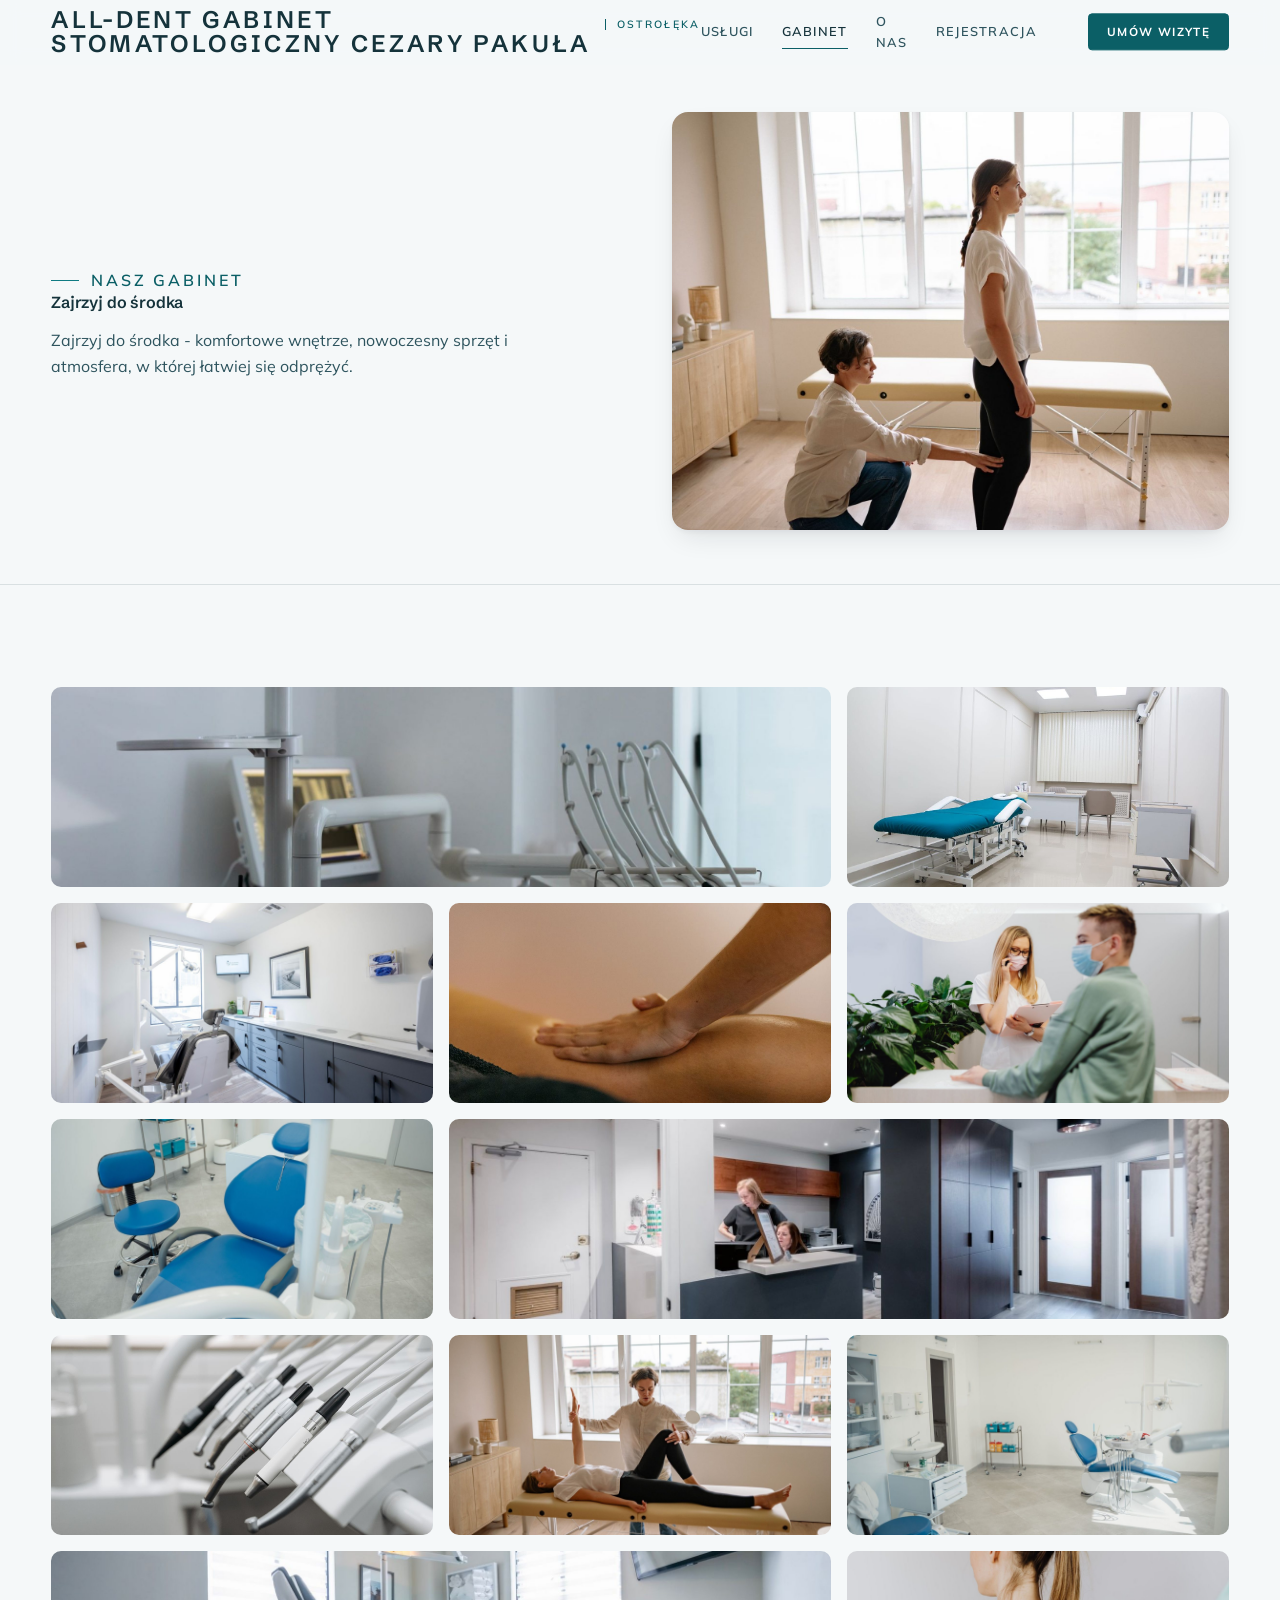
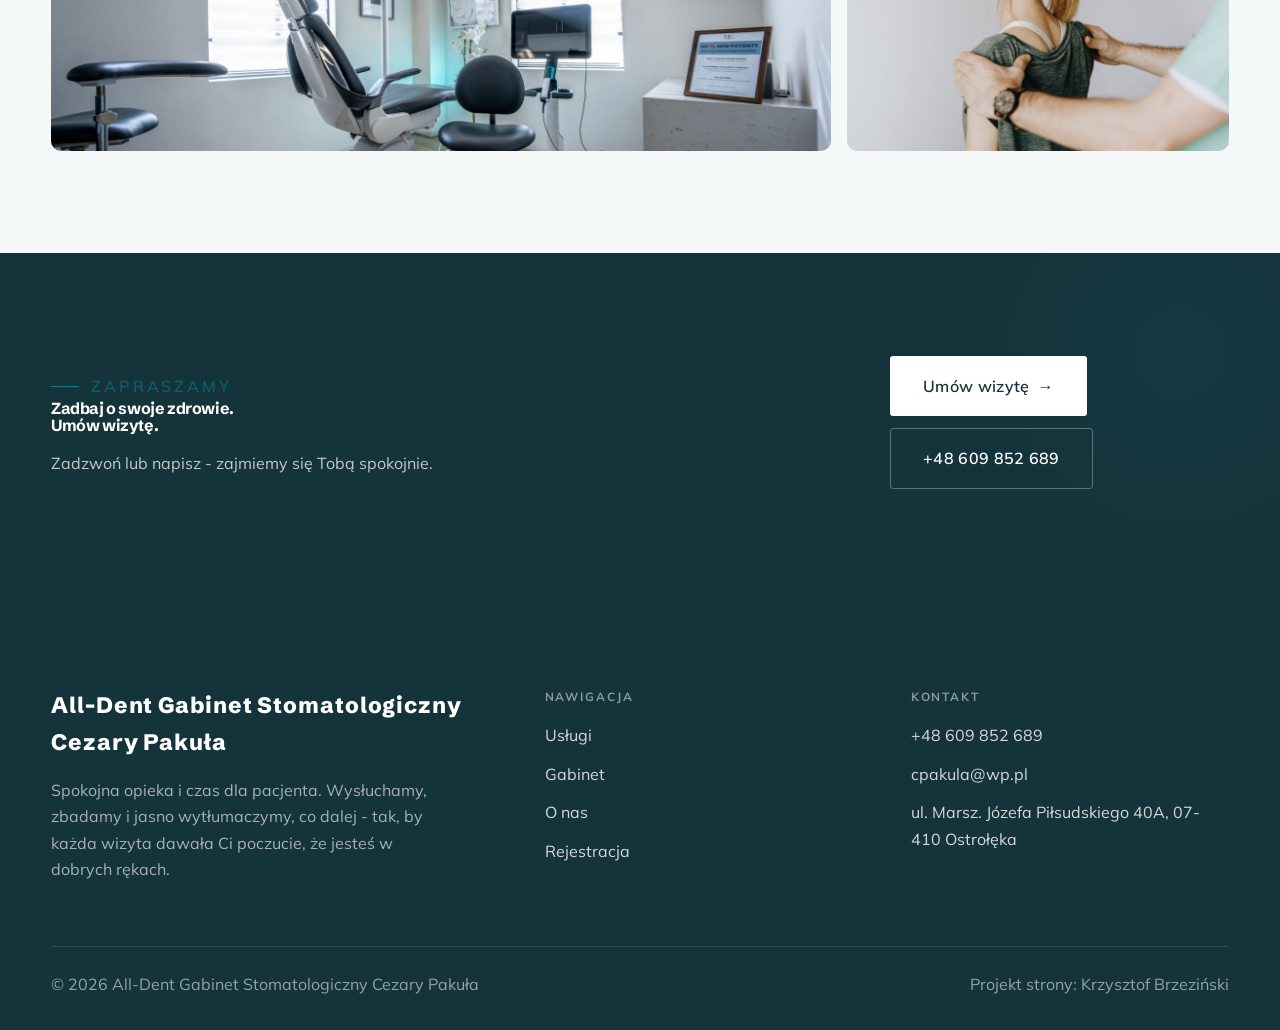
<file: realizacje.html>
<!DOCTYPE html>
<html lang="pl">
<head>
<meta charset="UTF-8">
<meta name="viewport" content="width=device-width, initial-scale=1.0">
<title>Nasz gabinet - All-Dent Gabinet Stomatologiczny Cezary Pakuła</title>
<meta name="description" content="Nasz gabinet All-Dent Gabinet Stomatologiczny Cezary Pakuła: Gabinet zabiegowy, Nowoczesny sprzęt, Poczekalnia, Komfortowe wnętrze, Stanowisko pracy">
<link rel="preconnect" href="https://fonts.googleapis.com">
<link rel="preconnect" href="https://fonts.gstatic.com" crossorigin>
<link href="https://fonts.googleapis.com/css2?family=Schibsted+Grotesk:wght@500;600;700&family=Mulish:wght@400;500;600;700&display=swap" rel="stylesheet">
<link rel="stylesheet" href="assets/styles.css">
</head>
<body>

<header class="nav">
  <div class="wrap nav-inner">
    <a class="brand" href="index.html"><span class="name">All-Dent Gabinet Stomatologiczny Cezary Pakuła</span><span class="sub">Ostrołęka</span></a>
    <nav class="nav-links">
      <a href="oferta.html">Usługi</a>
      <a href="realizacje.html" class="active">Gabinet</a>
      <a href="o-nas.html">O nas</a>
      <a href="kontakt.html">Rejestracja</a>
      <a href="kontakt.html" class="btn btn-accent">Umów wizytę</a>
    </nav>
    <button class="nav-toggle" aria-label="Menu"><span></span><span></span><span></span></button>
  </div>
</header>

<section class="pagehead pagehead-soft">
  <div class="wrap">
    <figure class="ph-fig reveal"><img src="img/g6.jpg" alt="All-Dent Gabinet Stomatologiczny Cezary Pakuła - Zajrzyj do środka" loading="lazy"></figure>
    <div class="ph-copy reveal">
      <span class="eyebrow">Nasz gabinet</span>
      <h1>Zajrzyj do środka</h1>
      <p>Zajrzyj do środka - komfortowe wnętrze, nowoczesny sprzęt i atmosfera, w której łatwiej się odprężyć.</p>
    </div>
  </div>
</section>
<section>
  <div class="wrap">
    <div class="gallery">
      <div class="tile t-two3 reveal"><img src="img/g1.jpg" alt="Gabinet zabiegowy" loading="lazy"><div class="cap">Gabinet zabiegowy</div></div>
      <div class="tile t-third reveal"><img src="img/g2.jpg" alt="Nowoczesny sprzęt" loading="lazy"><div class="cap">Nowoczesny sprzęt</div></div>
      <div class="tile t-third reveal"><img src="img/g3.jpg" alt="Poczekalnia" loading="lazy"><div class="cap">Poczekalnia</div></div>
      <div class="tile t-third reveal"><img src="img/g4.jpg" alt="Komfortowe wnętrze" loading="lazy"><div class="cap">Komfortowe wnętrze</div></div>
      <div class="tile t-third reveal"><img src="img/g5.jpg" alt="Stanowisko pracy" loading="lazy"><div class="cap">Stanowisko pracy</div></div>
      <div class="tile t-third reveal"><img src="img/g7.jpg" alt="All-Dent Gabinet Stomatologiczny Cezary Pakuła" loading="lazy"></div>
      <div class="tile t-two3 reveal"><img src="img/g8.jpg" alt="All-Dent Gabinet Stomatologiczny Cezary Pakuła" loading="lazy"></div>
      <div class="tile t-third reveal"><img src="img/g9.jpg" alt="All-Dent Gabinet Stomatologiczny Cezary Pakuła" loading="lazy"></div>
      <div class="tile t-third reveal"><img src="img/g10.jpg" alt="All-Dent Gabinet Stomatologiczny Cezary Pakuła" loading="lazy"></div>
      <div class="tile t-third reveal"><img src="img/g11.jpg" alt="All-Dent Gabinet Stomatologiczny Cezary Pakuła" loading="lazy"></div>
      <div class="tile t-two3 reveal"><img src="img/g12.jpg" alt="All-Dent Gabinet Stomatologiczny Cezary Pakuła" loading="lazy"></div>
      <div class="tile t-third reveal"><img src="img/g13.jpg" alt="All-Dent Gabinet Stomatologiczny Cezary Pakuła" loading="lazy"></div>
    </div>
  </div>
</section>
<section class="cta">
  <div class="wrap">
    <div class="reveal">
      <span class="eyebrow">Zapraszamy</span>
      <h2>Zadbaj o swoje zdrowie. Umów wizytę.</h2>
      <p>Zadzwoń lub napisz - zajmiemy się Tobą spokojnie.</p>
    </div>
    <div class="cta-actions reveal">
      <a href="kontakt.html" class="btn btn-light">Umów wizytę <span class="arr">→</span></a>
      <a href="tel:+48609852689" class="btn btn-ghost" style="color:#fff;border-color:rgba(255,255,255,.3)">+48 609 852 689</a>
    </div>
  </div>
</section>

<footer>
  <div class="wrap">
    <div class="foot-grid">
      <div class="foot-brand">
        <div class="name">All-Dent Gabinet Stomatologiczny Cezary Pakuła</div>
        <p>Spokojna opieka i czas dla pacjenta. Wysłuchamy, zbadamy i jasno wytłumaczymy, co dalej - tak, by każda wizyta dawała Ci poczucie, że jesteś w dobrych rękach.</p>
      </div>
      <div class="foot-col">
        <h4>Nawigacja</h4>
        <a href="oferta.html">Usługi</a>
        <a href="realizacje.html">Gabinet</a>
        <a href="o-nas.html">O nas</a>
        <a href="kontakt.html">Rejestracja</a>
      </div>
      <div class="foot-col">
        <h4>Kontakt</h4>
        <a href="tel:+48609852689">+48 609 852 689</a>
        <a href="mailto:cpakula@wp.pl">cpakula@wp.pl</a>
        <p>ul. Marsz. Józefa Piłsudskiego 40A, 07-410 Ostrołęka</p>
      </div>
    </div>
    <div class="foot-bot">
      <span>© 2026 All-Dent Gabinet Stomatologiczny Cezary Pakuła</span>
      <span>Projekt strony: Krzysztof Brzeziński</span>
    </div>
  </div>
</footer>
<div class="sticky-reserve"><a class="sr-book" href="kontakt.html">Umów wizytę</a><a class="sr-call" href="tel:+48609852689" aria-label="Zadzwoń"><svg class="ico-tel" width="16" height="16" viewBox="0 0 24 24" fill="none" aria-hidden="true"><path d="M6.6 10.8a15.5 15.5 0 0 0 6.6 6.6l2.2-2.2a1 1 0 0 1 1-.24 11.4 11.4 0 0 0 3.6.58 1 1 0 0 1 1 1V20a1 1 0 0 1-1 1A17 17 0 0 1 3 4a1 1 0 0 1 1-1h3.5a1 1 0 0 1 1 1c0 1.25.2 2.46.58 3.6a1 1 0 0 1-.25 1l-2.23 2.2Z" fill="currentColor"/></svg></a></div>

<script src="assets/main.js"></script>
</body>
</html>
</file>
<file: assets/styles.css>
/* ============================================================
   STOLBASZ — premium, architektoniczny B2B fit-out
   Jasna paleta, zero brązu. System wg premium-web-craft.
   Projekt strony: Krzysztof Brzeziński
   ============================================================ */

:root{
  /* PALETA — jasna, architektoniczna, chłodna */
  --paper:#F5F8F9;          /* główne tło */
  --paper-2:#E7EFF1;        /* sekcje alternatywne (chłodny jasny szary) */
  --paper-3:#E7EFF1;        /* delikatne wypełnienia */
  --ink:#15333B;            /* tekst główny — chłodny grafit */
  --ink-soft:#2E545E;       /* nagłówki drugorzędne */
  --muted:#566C72;          /* tekst poboczny */
  --line:rgba(21,51,59,.12);/* hairline */
  --accent:#0F7B83;         /* stonowany petrol-slate — jedyny akcent */
  --accent-d:#0B5F66;
  --accent-soft:rgba(15,123,131,.10);
  --dark:#15333B;           /* sekcje ciemne (stopka/CTA) */

  /* ODSTĘPY — skala 4/8 */
  --space-1:4px; --space-2:8px; --space-3:12px; --space-4:16px; --space-5:24px;
  --space-6:32px; --space-7:48px; --space-8:64px; --space-9:96px; --space-10:128px;

  /* TYPOGRAFIA — fluid clamp() */
  --text-sm:clamp(.82rem,.8rem+.1vw,.9rem);
  --text-base:clamp(1rem,.97rem+.15vw,1.1rem);
  --text-lg:clamp(1.12rem,1.05rem+.3vw,1.3rem);
  --text-h3:clamp(1.2rem,1.1rem+.5vw,1.5rem);
  --text-h2:clamp(1.9rem,1.5rem+1.9vw,2.8rem);
  --text-h1:clamp(2.6rem,1.9rem+3.6vw,4.6rem);

  /* PROMIENIE — architektoniczne, raczej ostre */
  --r-sm:3px; --r-md:6px; --r-lg:10px;

  /* RUCH */
  --ease:cubic-bezier(.25,.46,.45,.94); --dur:.24s;

  /* CIENIE — miękkie, warstwowe */
  --sh-sm:0 1px 2px rgba(16,24,32,.04), 0 2px 8px rgba(16,24,32,.05);
  --sh-md:0 2px 6px rgba(16,24,32,.05), 0 12px 28px -8px rgba(16,24,32,.12);
  --sh-lg:0 6px 14px rgba(16,24,32,.07), 0 26px 56px -18px rgba(16,24,32,.22);

  --hairline:1px solid var(--line);

  --font-display:'Schibsted Grotesk','Inter',sans-serif;
  --font-body:'Mulish',sans-serif;
}

*{box-sizing:border-box;margin:0;padding:0}
html{scroll-behavior:smooth}
body{
  font-family:var(--font-body);
  font-size:var(--text-base);
  line-height:1.65;
  color:var(--ink);
  background:var(--paper);
  -webkit-font-smoothing:antialiased;
  text-rendering:optimizeLegibility;
}
img{max-width:100%;display:block}
a{color:inherit;text-decoration:none}

.wrap{width:min(92%,1180px);margin-inline:auto}
section{padding-block:clamp(52px,6.5vw,96px)}

h1,h2,h3{font-family:var(--font-display);font-weight:700;line-height:1.08;letter-spacing:-.02em;color:var(--ink)}
h1{font-size:var(--text-h1);letter-spacing:-.035em}
h2{font-size:var(--text-h2);letter-spacing:-.025em}
h3{font-size:var(--text-h3)}
p{max-width:65ch}

.eyebrow{
  font-family:var(--font-body);
  font-size:var(--text-sm);
  font-weight:600;
  letter-spacing:.18em;
  text-transform:uppercase;
  color:var(--accent);
  display:inline-flex;align-items:center;gap:var(--space-3);
}
.eyebrow::before{content:"";width:28px;height:1px;background:var(--accent);display:inline-block}

.muted{color:var(--muted)}
.lead{font-size:var(--text-lg);line-height:1.55;color:var(--ink-soft);max-width:50ch}

/* ---------- BUTTONS ---------- */
.btn{
  display:inline-flex;align-items:center;gap:var(--space-2);
  font-weight:600;font-size:var(--text-sm);letter-spacing:.02em;
  padding:var(--space-4) var(--space-6);
  border-radius:var(--r-sm);
  transition:transform var(--dur) var(--ease),box-shadow var(--dur) var(--ease),background var(--dur) var(--ease);
  cursor:pointer;border:1px solid transparent;
}
.btn-accent{background:var(--accent);color:#fff;box-shadow:var(--sh-sm)}
.btn-accent:hover{background:var(--accent-d);transform:translateY(-2px);box-shadow:var(--sh-md)}
.btn-accent:active{transform:translateY(0);box-shadow:var(--sh-sm)}
.btn-ghost{background:transparent;color:var(--ink);border-color:var(--line)}
.btn-ghost:hover{border-color:var(--accent);color:var(--accent);transform:translateY(-2px)}
.btn-light{background:#fff;color:var(--ink);box-shadow:var(--sh-sm)}
.btn-light:hover{transform:translateY(-2px);box-shadow:var(--sh-md)}
.btn .arr{transition:transform var(--dur) var(--ease)}
.btn:hover .arr{transform:translateX(4px)}

/* ---------- NAV ---------- */
.nav{
  position:sticky;top:0;z-index:50;
  background:color-mix(in srgb,var(--paper) 88%,transparent);
  backdrop-filter:saturate(140%) blur(10px);
  border-bottom:var(--hairline);
}
.nav-inner{display:flex;align-items:center;justify-content:space-between;height:72px}
.brand{display:flex;flex-direction:column;line-height:1}
.brand .name{font-family:var(--font-display);font-weight:800;font-size:1.35rem;letter-spacing:.04em}
.brand .sub{font-size:.62rem;letter-spacing:.34em;text-transform:uppercase;color:var(--muted);margin-top:5px}
.nav-links{display:flex;align-items:center;gap:var(--space-6)}
.nav-links a{font-size:var(--text-sm);font-weight:500;color:var(--ink-soft);position:relative;padding-block:4px;transition:color var(--dur) var(--ease)}
.nav-links a::after{content:"";position:absolute;left:0;bottom:0;width:0;height:1.5px;background:var(--accent);transition:width var(--dur) var(--ease)}
.nav-links a:hover,.nav-links a.active{color:var(--ink)}
.nav-links a:hover::after,.nav-links a.active::after{width:100%}
.nav-links .btn{padding:var(--space-2) var(--space-5)}
/* przyciski w nav: właściwy kolor (przebij .nav-links a) + bez podkreślenia */
.nav-links a.btn-accent{color:#fff}
.nav-links a.btn-ghost,.nav-links a.btn-light{color:var(--ink)}
.nav-links a.btn::after{display:none}
.nav-toggle{display:none;background:none;border:none;cursor:pointer;flex-direction:column;gap:5px;padding:8px}
.nav-toggle span{width:24px;height:2px;background:var(--ink);transition:var(--dur)}

/* ---------- HERO (split) ---------- */
.hero{position:relative;overflow:hidden;border-bottom:var(--hairline)}
.hero-grid{display:grid;grid-template-columns:1.05fr .95fr;gap:clamp(24px,4vw,60px);align-items:center;
  padding-block:clamp(36px,4.5vw,64px)}
.hero-copy .eyebrow{margin-bottom:var(--space-5)}
.hero-copy h1{margin-bottom:var(--space-5)}
.hero-copy .lead{margin-bottom:var(--space-7)}
.hero-actions{display:flex;flex-wrap:wrap;gap:var(--space-4)}
.hero-art{position:relative;aspect-ratio:4/3;border-radius:var(--r-lg);overflow:hidden;box-shadow:var(--sh-lg)}
.hero-art img{width:100%;height:100%;object-fit:cover}
.hero-art::after{content:"";position:absolute;inset:0;background:linear-gradient(180deg,transparent 55%,rgba(18,24,28,.28))}
.hero-badge{position:absolute;left:var(--space-5);bottom:var(--space-5);z-index:2;
  background:rgba(252,252,251,.94);backdrop-filter:blur(4px);
  border-radius:var(--r-md);padding:var(--space-4) var(--space-5);box-shadow:var(--sh-md);max-width:78%}
.hero-badge strong{display:block;font-family:var(--font-display);font-size:1rem;letter-spacing:-.01em}
.hero-badge span{font-size:var(--text-sm);color:var(--muted)}

/* ---------- HERO duży / kinowy (strona główna) ---------- */
.hero-cine{position:relative;min-height:clamp(560px,82vh,840px);min-height:clamp(560px,82svh,840px);display:flex;align-items:center;overflow:hidden;border-bottom:var(--hairline)}
.hero-cine>img{position:absolute;inset:0;width:100%;height:100%;object-fit:cover;z-index:0}
.hero-cine::after{content:"";position:absolute;inset:0;z-index:1;
  background:linear-gradient(95deg,rgba(13,18,23,.86) 0%,rgba(13,18,23,.64) 32%,rgba(13,18,23,.24) 62%,rgba(13,18,23,.04) 100%)}
.hero-cine .wrap{position:relative;z-index:2;padding-block:var(--space-8)}
.hero-cine .hero-copy{max-width:660px}
.hero-cine .eyebrow{color:#fff;margin-bottom:var(--space-5)}
.hero-cine .eyebrow::before{background:#fff}
.hero-cine h1{color:#fff;margin-bottom:var(--space-5);font-size:clamp(2.9rem,2rem+4.4vw,5.2rem)}
.hero-cine .lead{color:rgba(255,255,255,.92);max-width:48ch;margin-bottom:var(--space-7)}
.hero-cine .hero-actions{display:flex;flex-wrap:wrap;gap:var(--space-4)}
@media(max-width:680px){
  .hero-cine{min-height:clamp(520px,76vh,640px);min-height:clamp(520px,76svh,640px);align-items:flex-end}
  .hero-cine::after{background:linear-gradient(0deg,rgba(13,18,23,.9) 6%,rgba(13,18,23,.45) 55%,rgba(13,18,23,.25) 100%)}
  .hero-cine .wrap{padding-bottom:var(--space-9)}
}

/* full-bleed hero variant (podstrony) */
.pagehead{position:relative;min-height:46vh;min-height:46svh;display:flex;align-items:flex-end;overflow:hidden;border-bottom:var(--hairline)}
.pagehead img{position:absolute;inset:0;width:100%;height:100%;object-fit:cover}
.pagehead::after{content:"";position:absolute;inset:0;background:linear-gradient(180deg,rgba(18,24,28,.25),rgba(18,24,28,.62))}
.pagehead .wrap{position:relative;z-index:2;padding-block:var(--space-9);color:#fff}
.pagehead h1{color:#fff;max-width:18ch}
.pagehead .eyebrow{color:#fff}
.pagehead .eyebrow::before{background:#fff}
.pagehead p{color:rgba(255,255,255,.86);margin-top:var(--space-4);max-width:54ch}

/* ---------- STRIP (pasek skrótów / liczby) ---------- */
.strip{background:var(--dark);color:#fff}
.strip .wrap{display:grid;grid-template-columns:repeat(4,1fr);gap:var(--space-6);padding-block:var(--space-8)}
.strip .item .k{font-family:var(--font-display);font-size:clamp(1.6rem,1.2rem+1.4vw,2.4rem);font-weight:800;letter-spacing:-.02em;color:#fff}
.strip .item .v{font-size:var(--text-sm);color:rgba(255,255,255,.66);margin-top:var(--space-2);line-height:1.45}
.strip .item{border-left:2px solid var(--accent);padding-left:var(--space-5)}

/* ---------- SECTION HEAD ---------- */
.head{max-width:48rem;margin-bottom:var(--space-8)}
.head.center{margin-inline:auto;text-align:center}
.head .eyebrow{margin-bottom:var(--space-4)}
.head h2{margin-bottom:var(--space-4)}
.head p{color:var(--muted);font-size:var(--text-lg);line-height:1.55}
.head.center p{margin-inline:auto}

/* ---------- INTRO SPLIT ---------- */
.split{display:grid;grid-template-columns:.92fr 1.08fr;gap:clamp(28px,5vw,80px);align-items:center}
.split.rev{grid-template-columns:1.08fr .92fr}
.split.rev .split-art{order:-1}
.split-art{position:relative;aspect-ratio:5/4;border-radius:var(--r-lg);overflow:hidden;box-shadow:var(--sh-lg)}
.split-art img{width:100%;height:100%;object-fit:cover}
.split-copy h2{margin-bottom:var(--space-5)}
.split-copy p+p{margin-top:var(--space-4)}
.split-copy .btn{margin-top:var(--space-6)}

/* ---------- SERVICES (zakres) ---------- */
.svc-grid{display:grid;grid-template-columns:repeat(auto-fit,minmax(280px,1fr));gap:var(--space-5)}
.svc{background:#fff;border:var(--hairline);border-radius:var(--r-md);padding:var(--space-7) var(--space-6);
  transition:transform var(--dur) var(--ease),box-shadow var(--dur) var(--ease),border-color var(--dur) var(--ease);
  position:relative;overflow:hidden}
.svc::before{content:"";position:absolute;left:0;top:0;width:3px;height:0;background:var(--accent);transition:height var(--dur) var(--ease)}
.svc:hover{transform:translateY(-4px);box-shadow:var(--sh-md);border-color:transparent}
.svc:hover::before{height:100%}
.svc .ic{font-family:var(--font-display);font-size:.8rem;font-weight:700;letter-spacing:.12em;color:var(--accent);margin-bottom:var(--space-4)}
.svc h3{margin-bottom:var(--space-3);font-size:1.22rem}
.svc p{color:var(--muted);font-size:var(--text-base);line-height:1.6}

/* big detailed service rows */
.svc-row{display:grid;grid-template-columns:.8fr 1.2fr;gap:clamp(20px,4vw,60px);align-items:center;padding-block:var(--space-8)}
.svc-row+.svc-row{border-top:var(--hairline)}
.svc-row.rev{grid-template-columns:1.2fr .8fr}
.svc-row.rev .svc-row-art{order:-1}
.svc-row-art{aspect-ratio:4/3;border-radius:var(--r-md);overflow:hidden;box-shadow:var(--sh-md)}
.svc-row-art img{width:100%;height:100%;object-fit:cover}
.svc-row h3{font-size:1.5rem;margin-bottom:var(--space-4)}
.svc-row .num{font-family:var(--font-display);font-size:.85rem;font-weight:700;letter-spacing:.14em;color:var(--accent);display:block;margin-bottom:var(--space-3)}
.svc-row ul{list-style:none;margin-top:var(--space-4);display:flex;flex-direction:column;gap:var(--space-2)}
.svc-row li{position:relative;padding-left:var(--space-5);color:var(--muted);font-size:var(--text-base)}
.svc-row li::before{content:"";position:absolute;left:0;top:.62em;width:8px;height:1px;background:var(--accent)}

/* ---------- GALLERY (realizacje) ---------- */
.gallery{display:grid;grid-template-columns:repeat(12,1fr);gap:var(--space-4);grid-auto-rows:200px}
/* GALERIA MASONRY — pionowe zdjęcia (portrety beauty/wellness) bez przycinania: kolumny, height auto */
.gallery-masonry{column-count:3;column-gap:var(--space-4)}
@media(max-width:900px){.gallery-masonry{column-count:2}}
@media(max-width:560px){.gallery-masonry{column-count:1}}
.gallery-masonry .m-tile{break-inside:avoid;margin:0 0 var(--space-4);padding:0;position:relative;overflow:hidden;border-radius:var(--r-md);border:1px solid var(--line)}
.gallery-masonry .m-tile img{width:100%;height:auto;display:block}
.gallery-masonry .m-tile .cap{position:absolute;left:0;right:0;bottom:0;padding:var(--space-4);color:#fff;background:linear-gradient(0deg,rgba(0,0,0,.55),transparent);font-size:var(--text-sm)}
.gallery-masonry .m-tile .cap small{display:block;font-weight:400;opacity:.78;letter-spacing:.04em;text-transform:uppercase;font-size:.66rem;margin-top:3px}
.tile{position:relative;overflow:hidden;border-radius:var(--r-md);box-shadow:var(--sh-sm);
  transition:transform var(--dur) var(--ease),box-shadow var(--dur) var(--ease)}
.tile img{width:100%;height:100%;object-fit:cover;transition:transform .6s var(--ease)}
.tile:hover{box-shadow:var(--sh-md)}
.tile:hover img{transform:scale(1.05)}
.tile .cap{position:absolute;left:0;right:0;bottom:0;padding:var(--space-5) var(--space-4) var(--space-4);
  background:linear-gradient(transparent,rgba(18,24,28,.78));color:#fff;
  font-size:var(--text-sm);font-weight:600;letter-spacing:.01em;
  opacity:0;transform:translateY(8px);transition:var(--dur) var(--ease)}
.tile:hover .cap{opacity:1;transform:translateY(0)}
.tile .cap small{display:block;font-weight:400;opacity:.78;letter-spacing:.04em;text-transform:uppercase;font-size:.66rem;margin-top:3px}
/* bento spans */
.t-wide{grid-column:span 6}
.t-tall{grid-column:span 6;grid-row:span 2}
.t-std{grid-column:span 6}
.t-third{grid-column:span 4}
.t-two3{grid-column:span 8}

/* ---------- TRUST / WIARYGODNOŚĆ ---------- */
.trust{background:var(--paper-2)}
.trust-grid{display:grid;grid-template-columns:repeat(auto-fit,minmax(240px,1fr));gap:var(--space-5);margin-top:var(--space-7)}
.trust-card{background:#fff;border-radius:var(--r-md);padding:var(--space-7) var(--space-6);box-shadow:var(--sh-sm);border-top:3px solid var(--accent)}
.trust-card .big{font-family:var(--font-display);font-size:clamp(1.8rem,1.3rem+1.6vw,2.6rem);font-weight:800;letter-spacing:-.02em;color:var(--ink);line-height:1}
.trust-card h3{font-size:1.12rem;margin:var(--space-3) 0 var(--space-2)}
.trust-card p{color:var(--muted);font-size:var(--text-base);line-height:1.55}

/* ---------- CTA band ---------- */
.cta{background:var(--dark);color:#fff;position:relative;overflow:hidden}
.cta .wrap{display:grid;grid-template-columns:1.4fr .6fr;gap:var(--space-7);align-items:center;position:relative;z-index:2}
.cta h2{color:#fff;max-width:20ch}
.cta p{color:rgba(255,255,255,.74);margin-top:var(--space-4)}
.cta-actions{display:flex;flex-direction:column;gap:var(--space-3);align-items:flex-start}
.cta::before{content:"";position:absolute;right:-80px;top:-80px;width:360px;height:360px;border-radius:50%;
  background:radial-gradient(circle,var(--accent-soft),transparent 70%)}

/* ---------- CONTACT ---------- */
.contact-grid{display:grid;grid-template-columns:.85fr 1.15fr;gap:clamp(28px,4vw,56px);align-items:start}
.info-list{display:flex;flex-direction:column;gap:var(--space-2)}
.info-row{display:flex;gap:var(--space-4);align-items:flex-start;padding-block:var(--space-4);border-bottom:var(--hairline)}
.info-row .ic{flex:none;width:42px;height:42px;display:grid;place-items:center;border-radius:50%;
  background:var(--accent-soft);color:var(--accent);font-size:1.05rem}
.info-row .lbl{font-size:.72rem;letter-spacing:.14em;text-transform:uppercase;color:var(--muted)}
.info-row .val{font-weight:600;font-size:var(--text-base);margin-top:2px}
.info-row a.val:hover{color:var(--accent)}
.map{border:none;border-radius:var(--r-lg);box-shadow:var(--sh-md);width:100%;height:100%;min-height:380px;filter:grayscale(.2) contrast(1.02)}
.form{background:#fff;border:var(--hairline);border-radius:var(--r-lg);padding:clamp(24px,3vw,40px);box-shadow:var(--sh-sm)}
.form .fld{margin-bottom:var(--space-5)}
.form label{display:block;font-size:var(--text-sm);font-weight:600;margin-bottom:var(--space-2)}
.form input,.form textarea{width:100%;font-family:inherit;font-size:var(--text-base);color:var(--ink);
  padding:var(--space-4);border:var(--hairline);border-radius:var(--r-sm);background:var(--paper);transition:border-color var(--dur)}
.form input:focus,.form textarea:focus{outline:none;border-color:var(--accent);background:#fff}
.form textarea{resize:vertical;min-height:120px}
.form .note{font-size:var(--text-sm);color:var(--muted);margin-top:var(--space-3)}

/* ---------- FOOTER ---------- */
footer{background:var(--dark);color:#fff;padding-block:var(--space-9) var(--space-6)}
.foot-grid{display:grid;grid-template-columns:1.4fr 1fr 1fr;gap:var(--space-7);margin-bottom:var(--space-8)}
.foot-brand .name{font-family:var(--font-display);font-weight:800;font-size:1.4rem;letter-spacing:.04em}
.foot-brand p{color:rgba(255,255,255,.62);margin-top:var(--space-4);font-size:var(--text-base);max-width:38ch}
.foot-col h4{font-size:.74rem;letter-spacing:.16em;text-transform:uppercase;color:rgba(255,255,255,.5);margin-bottom:var(--space-4)}
.foot-col a,.foot-col p{display:block;color:rgba(255,255,255,.82);font-size:var(--text-base);margin-bottom:var(--space-3)}
.foot-col a:hover{color:#fff}
.foot-bot{border-top:1px solid rgba(255,255,255,.12);padding-top:var(--space-5);display:flex;justify-content:space-between;flex-wrap:wrap;gap:var(--space-3);
  font-size:var(--text-sm);color:rgba(255,255,255,.55)}
.foot-bot a:hover{color:#fff}

/* ---------- REVEAL ---------- */
.reveal{opacity:0;transform:translateY(22px);transition:opacity .6s var(--ease),transform .6s var(--ease)}
.reveal.in{opacity:1;transform:none}

/* ---------- RESPONSIVE ---------- */
@media(max-width:920px){
  .hero-grid,.split,.split.rev,.svc-row,.svc-row.rev,.cta .wrap,.contact-grid,.foot-grid{grid-template-columns:1fr}
  .split.rev .split-art,.svc-row.rev .svc-row-art{order:0}
  .hero-art{aspect-ratio:16/10;max-height:420px}
  .strip .wrap{grid-template-columns:repeat(2,1fr);gap:var(--space-7)}
  .gallery{grid-auto-rows:180px}
  .t-wide,.t-tall,.t-std,.t-third,.t-two3{grid-column:span 6}
  .t-tall{grid-row:span 1}
  .cta-actions{flex-direction:row;flex-wrap:wrap}
  .foot-grid{gap:var(--space-6)}
}
@media(max-width:680px){
  .nav-links{position:fixed;inset:72px 0 auto 0;background:var(--paper);flex-direction:column;align-items:stretch;
    gap:0;padding:var(--space-4) 6%;border-bottom:var(--hairline);box-shadow:var(--sh-md);
    transform:translateY(-120%);transition:transform var(--dur) var(--ease)}
  .nav-links.open{transform:translateY(0)}
  .nav-links a{padding-block:var(--space-4);border-bottom:var(--hairline)}
  .nav-links .btn{margin-top:var(--space-3);justify-content:center}
  .nav-toggle{display:flex}
  .strip .wrap{grid-template-columns:1fr}
  .gallery{grid-template-columns:repeat(6,1fr)}
  .foot-grid{grid-template-columns:1fr}
}
@media(prefers-reduced-motion:reduce){
  *{animation-duration:.01ms!important;transition:none!important}
  .reveal{opacity:1!important;transform:none!important}
  html{scroll-behavior:auto}
}

/* ============================================================
   PREMIUM LAYER — destylat deep-researchu branż (anty-AI, spokój).
   Zmienne STOLBASZ (--accent/--ink/--paper/--line/--dark). Ruch ledwo
   zauważalny, krzywa cubic-bezier(.16,.84,.44,1); prefers-reduced-motion
   pokryte blanketem wyżej. Karty hairline zamiast cieni = #1 sygnał „nie-AI".
   ============================================================ */

/* więcej oddechu między sekcjami (liderzy: 110-130px) */
section{padding-block:clamp(64px,8vw,128px)}

/* 1) Aksamitny reveal — dłuższa, miękka krzywa zamiast „skoku" */
.reveal{transition:opacity .9s cubic-bezier(.16,.84,.44,1),transform .9s cubic-bezier(.16,.84,.44,1);will-change:opacity,transform}
/* stagger TYLKO w galerii (tam pozycja = porządek dzieci) */
.gallery .reveal:nth-child(2){transition-delay:.07s}
.gallery .reveal:nth-child(3){transition-delay:.14s}
.gallery .reveal:nth-child(4){transition-delay:.21s}
.gallery .reveal:nth-child(5){transition-delay:.28s}
.gallery .reveal:nth-child(6){transition-delay:.35s}

/* 2) Hero STATYCZNY na .hero-cine — Ken Burns CAŁKIEM WYŁĄCZONY 26.06 (3. zgłoszenie Szymona).
   GENEZA: animowanie scale na <img> hero z teksturami (cegły/framugi) re-samplinguje obraz
   klatka po klatce → na części ekranów drobne drganie/shimmer = „heroshot się trzęsie".
   translateY usunięto wcześniej, scale-only + will-change/GPU NIE wystarczyły do GWARANCJI gładkości.
   Krzysztof zażądał pewności („make sure, że błąd się nie pojawi") > efekt. Zero animacji = 0% drgania.
   Delikatny zoom zostaje TYLKO w pełnoekranowych hero gastro/studio (hg-bg/hs-bg — tło, inny
   mechanizm, chwalone, nigdy nie zgłaszane). NIE wracać do KB na .hero-cine bez realnego testu
   na sprzęcie klienta — to ryzyko regresji „trzęsienia”. */
/* BEZPIECZNY "wow" na hero = jednorazowy FADE-IN (opacity), nie zoom.
   opacity nie dotyka bitmapy → gładkie na KAŻDYM zdjęciu/ekranie/GPU, zero ryzyka migotania.
   Geometryczny ruch (scale/translate) na .hero-cine jest ZAKAZANY (bramka pilnuje). */
@keyframes heroFade{from{opacity:0}to{opacity:1}}
.hero-cine>img{transform:none;animation:heroFade 1.1s ease-out both}

/* 3) Akcentowy hairline pod nagłówkiem sekcji, który „rysuje się" przy wejściu */
.head h2{position:relative;padding-bottom:18px}
.head h2::after{content:"";position:absolute;left:0;bottom:0;height:1px;width:0;background:var(--accent);transition:width 1s cubic-bezier(.16,.84,.44,1) .15s}
.head.center h2::after{left:50%;transform:translateX(-50%)}
.head.reveal.in h2::after,.head.center.reveal.in h2::after{width:54px}

/* 4) Karty HAIRLINE zamiast cieni/zaokrągleń (najmocniejszy anty-AI detal) */
.svc{background:transparent;border:1px solid var(--line);border-radius:var(--r-sm);box-shadow:none}
.svc:hover{box-shadow:none;border-color:var(--accent);transform:translateY(-3px)}
.trust-card{background:transparent;box-shadow:none;border:1px solid var(--line);border-top:2px solid var(--accent);border-radius:var(--r-sm)}
.tile{box-shadow:none;border-radius:var(--r-sm)}
.tile:hover{box-shadow:none}

/* 5) Sticky-nav kondensuje się po przewinięciu (sygnał dopracowania) */
.nav{transition:box-shadow .4s ease,background .4s ease}
.nav.is-stuck{box-shadow:0 1px 0 var(--line),0 14px 30px -24px rgba(0,0,0,.45)}
.nav-inner{transition:height .35s var(--ease)}
.nav.is-stuck .nav-inner{height:60px}

/* 6) MANIFESTO — pełnoekranowy cytat-bohater (zastępuje generyczne „Dlaczego my") */
.manifesto{background:var(--paper-2);text-align:center}
.manifesto .wrap{max-width:60rem}
.manifesto p{font-family:var(--font-display);font-style:italic;font-size:clamp(1.6rem,1rem+2.4vw,2.8rem);line-height:1.32;color:var(--ink-soft);margin-inline:auto;max-width:26ch;position:relative;padding-top:var(--space-8)}
.manifesto p::before{content:"";position:absolute;top:0;left:50%;transform:translateX(-50%);width:54px;height:1px;background:var(--accent)}
.manifesto p span{color:var(--accent);font-style:italic}

/* 7) GATEWAYS — 3 duże bramy-zdjęcia (zamiast paska menu usług) */
.gateways{display:grid;grid-template-columns:repeat(3,1fr);gap:var(--space-4)}
.gateway{position:relative;aspect-ratio:3/4;overflow:hidden;border-radius:var(--r-sm);display:block}
.gateway img{width:100%;height:100%;object-fit:cover;transition:transform .8s var(--ease),filter .5s var(--ease)}
.gateway::after{content:"";position:absolute;inset:0;background:linear-gradient(180deg,transparent 38%,rgba(18,24,28,.74))}
.gateway:hover img{transform:scale(1.05);filter:brightness(1.05)}
.gateway .g-ttl{position:absolute;left:0;right:0;bottom:0;z-index:2;padding:var(--space-6) var(--space-5);color:#fff;font-family:var(--font-display);font-size:1.45rem;letter-spacing:-.01em;line-height:1.15}
.gateway .g-ttl small{display:block;font-family:var(--font-body);font-size:var(--text-sm);font-weight:400;opacity:.82;letter-spacing:.03em;margin-top:5px}
@media(max-width:760px){.gateways{grid-template-columns:1fr}.gateway{aspect-ratio:16/10}}

/* 8) LOGO klienta w nagłówku (gdy podane --logo) */
/* 52px domyślnie (feedback Bartka 06.07.2026: 40px ginęło, uwaga padła 3x; ~56px sprawdzone na żywym demie anna-borowiec-makeup) */
.brand-logo{height:52px;width:auto;max-width:240px;object-fit:contain;display:block}
.nav.is-stuck .brand-logo{height:44px}
@media(max-width:680px){.brand-logo{height:40px}}

/* === rodzina: klinika === */
/* ============================================================
   RODZINA: KLINIKA (dentysta / gabinet medyczny / weterynarz / fizjoterapia)
   Doklejane NA WIERZCH base.css. Skin gabinet (Schibsted Grotesk + kliniczny teal).
   Filozofia: ZAUFANIE + SPOKÓJ + "Umów wizytę". Anty-lęk, czysto, miękko (nie szpital).
   Tokeny TYLKO istniejące (--paper/--paper-2/--accent/--line/--ink/--sh-md/--r-lg).
   ============================================================ */

/* --- Miększe karty (anty-szpital, przyjazność) --- */
.svc,.trust-card,.tile,.gateway,.split-art,.svc-row-art{border-radius:var(--r-lg)}

/* --- PROCES WIZYTY (reskin proces-line: kropki teal, spokojnie) --- */
.proces.klinika{background:var(--paper-2)}
.proces.klinika .pno{color:var(--accent)}
.proces.klinika .proces-line li::after{background:var(--accent);box-shadow:0 0 0 4px var(--paper-2)}

/* --- ZESPÓŁ / LEKARZE (renderowane TYLKO z realnych danych z reconu; domyślnie sekcji brak) --- */
.zespol-grid{display:grid;grid-template-columns:repeat(auto-fit,minmax(15rem,1fr));gap:var(--space-6)}
.doc{margin:0;background:var(--paper);border:1px solid var(--line);border-radius:var(--r-lg);overflow:hidden;
  transition:transform .28s var(--ease),box-shadow .28s var(--ease)}
.doc:hover{transform:translateY(-4px);box-shadow:var(--sh-md)}
.doc-photo{aspect-ratio:4/5;overflow:hidden;background:var(--paper-2)}
.doc-photo img{width:100%;height:100%;object-fit:cover}
.doc figcaption{padding:var(--space-5)}
.doc-role{display:inline-block;font-size:.72rem;font-weight:700;letter-spacing:.12em;text-transform:uppercase;
  color:var(--accent);margin-bottom:var(--space-2)}
.doc-name{font-family:var(--font-display);font-size:1.12rem;margin-bottom:var(--space-2);line-height:1.2}
.doc-bio{color:var(--muted);font-size:var(--text-sm);line-height:1.55}

/* --- STICKY "Umów wizytę" (mobile) --- */
.sticky-reserve{display:none}
@media(max-width:820px){
  .sticky-reserve{display:flex;position:fixed;left:0;right:0;bottom:0;z-index:90;
    background:var(--line);box-shadow:0 -6px 20px -10px rgba(0,0,0,.4)}
  .sticky-reserve a{padding:15px 8px;text-align:center;font-weight:700;font-size:.95rem;letter-spacing:.01em}
  .sr-book{flex:1;background:var(--accent);color:#fff}
  .sr-call{width:60px;background:var(--paper);color:var(--ink);font-size:1.15rem;border-left:1px solid var(--line)}
  body{padding-bottom:56px}
}

/* ============================================================
   FAZA 3 - OSOBNY UKŁAD KLINIKA (research wf_f24cecd3 + krytyka z POLICZONYM WCAG). Doklejane na wierzch.
   Tożsamość: SPOKÓJ + ZAUFANIE MEDYCZNE + ANTY-LĘK. Jasno, czysto, profesjonalnie, ludzie z twarzami.
   ============================================================ */

/* --- P1 KONTRAST (krytyk policzył: --accent #0F7B83 jako mały tekst na paper-2 = 4.31 FAIL): mały tekst akcentowy -> accent-d (6.3-7.4). --muted naprawiony w skin.py. --- */
.eyebrow{color:var(--accent-d)}                       /* było --accent (4.31 na paper-2) */
.proces.klinika .pno{color:var(--accent-d)}
.doc-role{color:var(--accent-d)}

/* === HERO KLINIKA: jasny editorial split, zdjęcie OPRAWIONE (img PIERWSZE dziecko = blur-guard + mobilny stack), STATYCZNE === */
.hero-klinika{display:grid;grid-template-columns:1fr 1fr;gap:clamp(2rem,5vw,4.5rem);align-items:center;
  max-width:78rem;margin-inline:auto;background:var(--paper);
  padding:clamp(6rem,11svh,8.5rem) clamp(1.4rem,5vw,3.5rem) clamp(3rem,7vh,5rem)}
.hk-photo{order:2;width:100%;aspect-ratio:4/5;object-fit:cover;border-radius:16px;box-shadow:var(--sh-lg);background:var(--paper-2);display:block}
.hk-panel{order:-1;display:flex;flex-direction:column}     /* copy z lewej (panel order -1), zdjęcie z prawej */
.hk-title{font-family:var(--font-display);font-weight:600;line-height:1.07;letter-spacing:-.01em;
  font-size:clamp(2.1rem,1.6rem+2.2vw,3.4rem);color:var(--ink);margin:var(--space-4) 0 var(--space-4)}
.hk-lead{color:var(--ink-soft);font-size:var(--text-lg);line-height:1.6;max-width:44ch;margin-bottom:var(--space-6)}
.hk-actions{display:flex;flex-wrap:wrap;gap:var(--space-3)}
.hk-rating{margin-top:var(--space-5);color:var(--ink-soft);font-weight:600;font-size:var(--text-sm);font-variant-numeric:tabular-nums}
@media(max-width:860px){
  .hero-klinika{grid-template-columns:1fr;padding-top:clamp(5.5rem,11svh,7rem)}
  .hk-photo{order:-1;aspect-ratio:5/4}                     /* zdjęcie na górze (mobile); panel pod */
  .hk-panel{order:0}
}

/* === KOMFORT-BAR: zawsze-obecny ton anty-lęk; WŁASNY layout (kolumny z kreską-akcentem u góry), nie chipy jak promise-bar === */
.komfort-bar{background:var(--paper-2);border-block:1px solid var(--line);padding-block:0}
.komfort-bar .wrap{padding-block:var(--space-6)}
.kb-row{list-style:none;margin:0;padding:0;display:grid;grid-template-columns:repeat(auto-fit,minmax(13rem,1fr));gap:clamp(1rem,3vw,2.4rem)}
.kb-row li{display:flex;flex-direction:column;gap:.6rem;padding-top:var(--space-3);border-top:2px solid var(--accent);
  font-family:var(--font-display);font-weight:600;font-size:var(--text-base);color:var(--ink)}
.kb-tick{display:none}

/* === TRUST-BAND KLINIKA (gated): cyfry INK + akredytacje MONOCHROM (zakaz accent-na-tincie) === */
.trust-band-klinika{background:var(--paper);border-bottom:1px solid var(--line)}
.trust-band-klinika .wrap{display:flex;flex-wrap:wrap;align-items:center;justify-content:center;gap:clamp(1rem,3vw,2.6rem);padding-block:var(--space-7)}
.kt-stats{display:flex;flex-wrap:wrap;gap:clamp(1rem,3vw,2.6rem)}
.kt-stat{display:flex;flex-direction:column;align-items:center;text-align:center}
.kt-num{font-family:var(--font-display);font-weight:700;font-size:clamp(1.9rem,3vw,2.6rem);line-height:1;color:var(--ink);font-variant-numeric:tabular-nums}
.kt-lab{font-size:.74rem;text-transform:uppercase;letter-spacing:.08em;color:var(--muted);margin-top:.3rem}
.kt-google{font-weight:700;color:var(--ink);font-size:var(--text-base);background:var(--paper-2);border:var(--hairline);border-radius:999px;padding:.5rem 1.1rem;font-variant-numeric:tabular-nums}
.kt-akred{list-style:none;display:flex;flex-wrap:wrap;gap:var(--space-3);margin:0;padding:0}
.kt-akred li{font-family:var(--font-display);font-weight:600;text-transform:uppercase;letter-spacing:.06em;font-size:.78rem;
  color:var(--ink-soft);border:1px solid var(--line);border-radius:var(--r-sm);padding:.45rem .9rem;background:var(--paper)}

/* === FAQ (gated): akordeon rozbrajajacy obawy === */
.faq-list{max-width:48rem;margin:var(--space-8) auto 0;display:flex;flex-direction:column;gap:var(--space-3)}
.faq-item{border:1px solid var(--line);border-radius:var(--r-md);background:var(--paper);padding:var(--space-4) var(--space-5)}
.faq-item summary{font-family:var(--font-display);font-weight:600;color:var(--ink);cursor:pointer;list-style:none;display:flex;justify-content:space-between;gap:1rem}
.faq-item summary::after{content:"+";color:var(--accent-d);font-weight:700;font-size:1.2rem;line-height:1}
.faq-item[open] summary::after{content:"-"}
.faq-item p{color:var(--ink-soft);font-size:var(--text-base);line-height:1.6;margin:var(--space-3) 0 0}

/* === PAGEHEAD JASNY (kopia dla klinika - klinika.css nie dziedziczy wellness.css) === */
.pagehead-soft{min-height:0;overflow:visible;background:var(--paper);border-bottom:1px solid var(--line);
  padding-top:clamp(7rem,12vh,9.5rem);padding-bottom:clamp(2.5rem,6vh,4.5rem);display:block}
.pagehead-soft::after{display:none}
.pagehead-soft .wrap{position:relative;z-index:1;display:grid;grid-template-columns:1fr 1fr;gap:clamp(2rem,5vw,4.5rem);align-items:center;color:var(--ink);padding-block:0}
.pagehead-soft h1{color:var(--ink);font-family:var(--font-display);font-weight:600;letter-spacing:-.01em;max-width:16ch}
.pagehead-soft .eyebrow{color:var(--accent-d)}
.pagehead-soft .eyebrow::before{background:var(--accent)}
.pagehead-soft p{color:var(--ink-soft);margin-top:var(--space-4);max-width:46ch}
.pagehead-soft .ph-fig{margin:0;aspect-ratio:4/3;border-radius:16px;overflow:hidden;box-shadow:var(--sh-md)}
.pagehead-soft .ph-fig img{width:100%;height:100%;object-fit:cover}
.pagehead-soft .ph-copy{order:-1}
@media(max-width:860px){.pagehead-soft .wrap{grid-template-columns:1fr}.pagehead-soft .ph-copy{order:0}.pagehead-soft .ph-fig{aspect-ratio:16/10}}

/* === PROCES KLINIKA: WŁASNY pionowy timeline (spokojny „krok po kroku" - inny niż poziomy fachowcy/auto/dom; .proces-line nie był stylowany dla klinika) === */
.proces.klinika .proces-line{list-style:none;margin:var(--space-8) auto 0;padding:0;max-width:46rem;display:flex;flex-direction:column;gap:var(--space-6)}
.proces.klinika .proces-line li{position:relative;padding-left:var(--space-8);text-align:left}
.proces.klinika .proces-line li::before{content:"";position:absolute;left:14px;top:6px;bottom:calc(-1 * var(--space-6));width:2px;background:var(--line)}
.proces.klinika .proces-line li:last-child::before{display:none}
.proces.klinika .proces-line li::after{content:"";position:absolute;left:8px;top:5px;width:14px;height:14px;border-radius:50%;background:var(--accent);box-shadow:0 0 0 4px var(--paper-2)}
.proces.klinika .proces-line .pno{display:block;font-family:var(--font-display);font-weight:700;font-size:1rem;color:var(--accent-d);font-variant-numeric:tabular-nums;text-align:left;margin:0}
.proces.klinika .proces-line h3{font-family:var(--font-display);font-size:1.15rem;margin:.15rem 0 .3rem;text-align:left}
.proces.klinika .proces-line p{color:var(--ink-soft);font-size:var(--text-base);line-height:1.55;max-width:44ch;text-align:left;margin-inline:0}

/* === OPINIE (gated) - karty (klinika.css nie dziedziczy fachowcy.css gdzie te klasy żyją) === */
.opinie-grid{display:grid;grid-template-columns:repeat(auto-fit,minmax(16rem,1fr));gap:var(--space-6);margin-top:var(--space-8)}
.op-card{margin:0;background:var(--paper);border:1px solid var(--line);border-radius:var(--r-md);padding:var(--space-6);display:flex;flex-direction:column;gap:var(--space-3)}
.op-star{color:var(--accent-d);letter-spacing:.1em;font-size:.95rem}
.op-card blockquote{margin:0;color:var(--ink-soft);font-size:var(--text-base);line-height:1.6}
.op-autor{font-family:var(--font-display);font-weight:700;color:var(--ink);font-size:.95rem}

/* === NAV NOBU (silnik): klinika === */
.nav{position:fixed;left:0;right:0;backdrop-filter:none;border-bottom:1px solid transparent;z-index:100;transition:transform .35s var(--ease),background .35s ease,box-shadow .35s ease}
.nav.nav-hidden{transform:translateY(-100%)}
.nav.is-stuck{background:transparent;box-shadow:none;border-bottom-color:transparent}
.nav.is-stuck .nav-inner{height:64px}
.nav .brand{flex-direction:row;align-items:baseline;gap:.6rem;line-height:1}
.nav .brand .name{font-family:var(--font-display);font-weight:600;font-size:1.5rem;text-transform:uppercase;letter-spacing:.14em}
.nav .brand .sub{margin-top:0;padding-left:.65rem;border-left:1px solid currentColor;font-size:.66rem;font-weight:600;letter-spacing:.22em;text-transform:uppercase}
.nav .nav-links a{font-size:.8rem;font-weight:600;text-transform:uppercase;letter-spacing:.1em;padding-block:6px}
.nav .nav-links a::after{height:1px}
.nav .nav-links a.btn-accent{font-size:.73rem;font-weight:700;text-transform:uppercase;letter-spacing:.12em;padding:.5rem 1.1rem;border-radius:4px;box-shadow:none}
.nav .nav-links a.btn-accent:hover{transform:none;box-shadow:none}
.nav .nav-links a.btn-accent{background:var(--accent-d);border:1px solid var(--accent-d);color:#fff}
.nav .nav-links a.btn-accent:hover{background:var(--accent-d);border-color:var(--accent-d);color:#fff;filter:brightness(1.07)}
.nav{background:color-mix(in srgb,var(--paper) 82%,transparent);backdrop-filter:saturate(140%) blur(10px)}
.nav .brand .name{color:var(--ink)}
.nav .brand .sub{color:var(--accent-d)}
.nav .nav-links a:not(.btn-accent){color:var(--ink-soft)}
.nav .nav-links a:not(.btn-accent):hover,.nav .nav-links a.active:not(.btn-accent){color:var(--ink)}
.nav .nav-links a:not(.btn-accent)::after{background:var(--accent-d)}
.nav .nav-toggle span{background:var(--ink)}
.nav.nav-solid{background:color-mix(in srgb,var(--paper) 96%,transparent);border-bottom:var(--hairline);box-shadow:0 10px 30px -24px rgba(0,0,0,.25)}
.nav.nav-hidden{box-shadow:none}
@media(min-width:681px){
.nav .nav-inner{position:relative;height:64px}
.nav .nav-links{flex:1;justify-content:center;gap:clamp(1rem,2.2vw,1.9rem);padding-right:12rem}
.nav .nav-links a.btn-accent{position:absolute;right:0;top:50%;transform:translateY(-50%);margin:0}
}
@media(max-width:680px){
.nav .nav-links:not(.open){transform:translateY(-160%);visibility:hidden}
.nav .nav-links.open{visibility:visible}
.nav .brand .name{font-size:1.12rem;letter-spacing:.1em}
.nav .brand .sub{display:none}
.nav .brand{min-width:0;overflow:hidden}
}

/* === focal-point zdjęć (smartcrop) — cover nie utnie twarzy/obiektu === */
img[src$="/g1.jpg"]{object-position:35% 52%}
[style*="g1.jpg"]{background-position:35% 52%}
img[src$="/g2.jpg"]{object-position:35% 52%}
[style*="g2.jpg"]{background-position:35% 52%}
img[src$="/g7.jpg"]{object-position:38% 50%}
[style*="g7.jpg"]{background-position:38% 50%}
img[src$="/g8.jpg"]{object-position:62% 50%}
[style*="g8.jpg"]{background-position:62% 50%}
img[src$="/g9.jpg"]{object-position:35% 52%}
[style*="g9.jpg"]{background-position:35% 52%}
img[src$="/g10.jpg"]{object-position:38% 50%}
[style*="g10.jpg"]{background-position:38% 50%}
img[src$="/g11.jpg"]{object-position:63% 52%}
[style*="g11.jpg"]{background-position:63% 52%}
</file>
